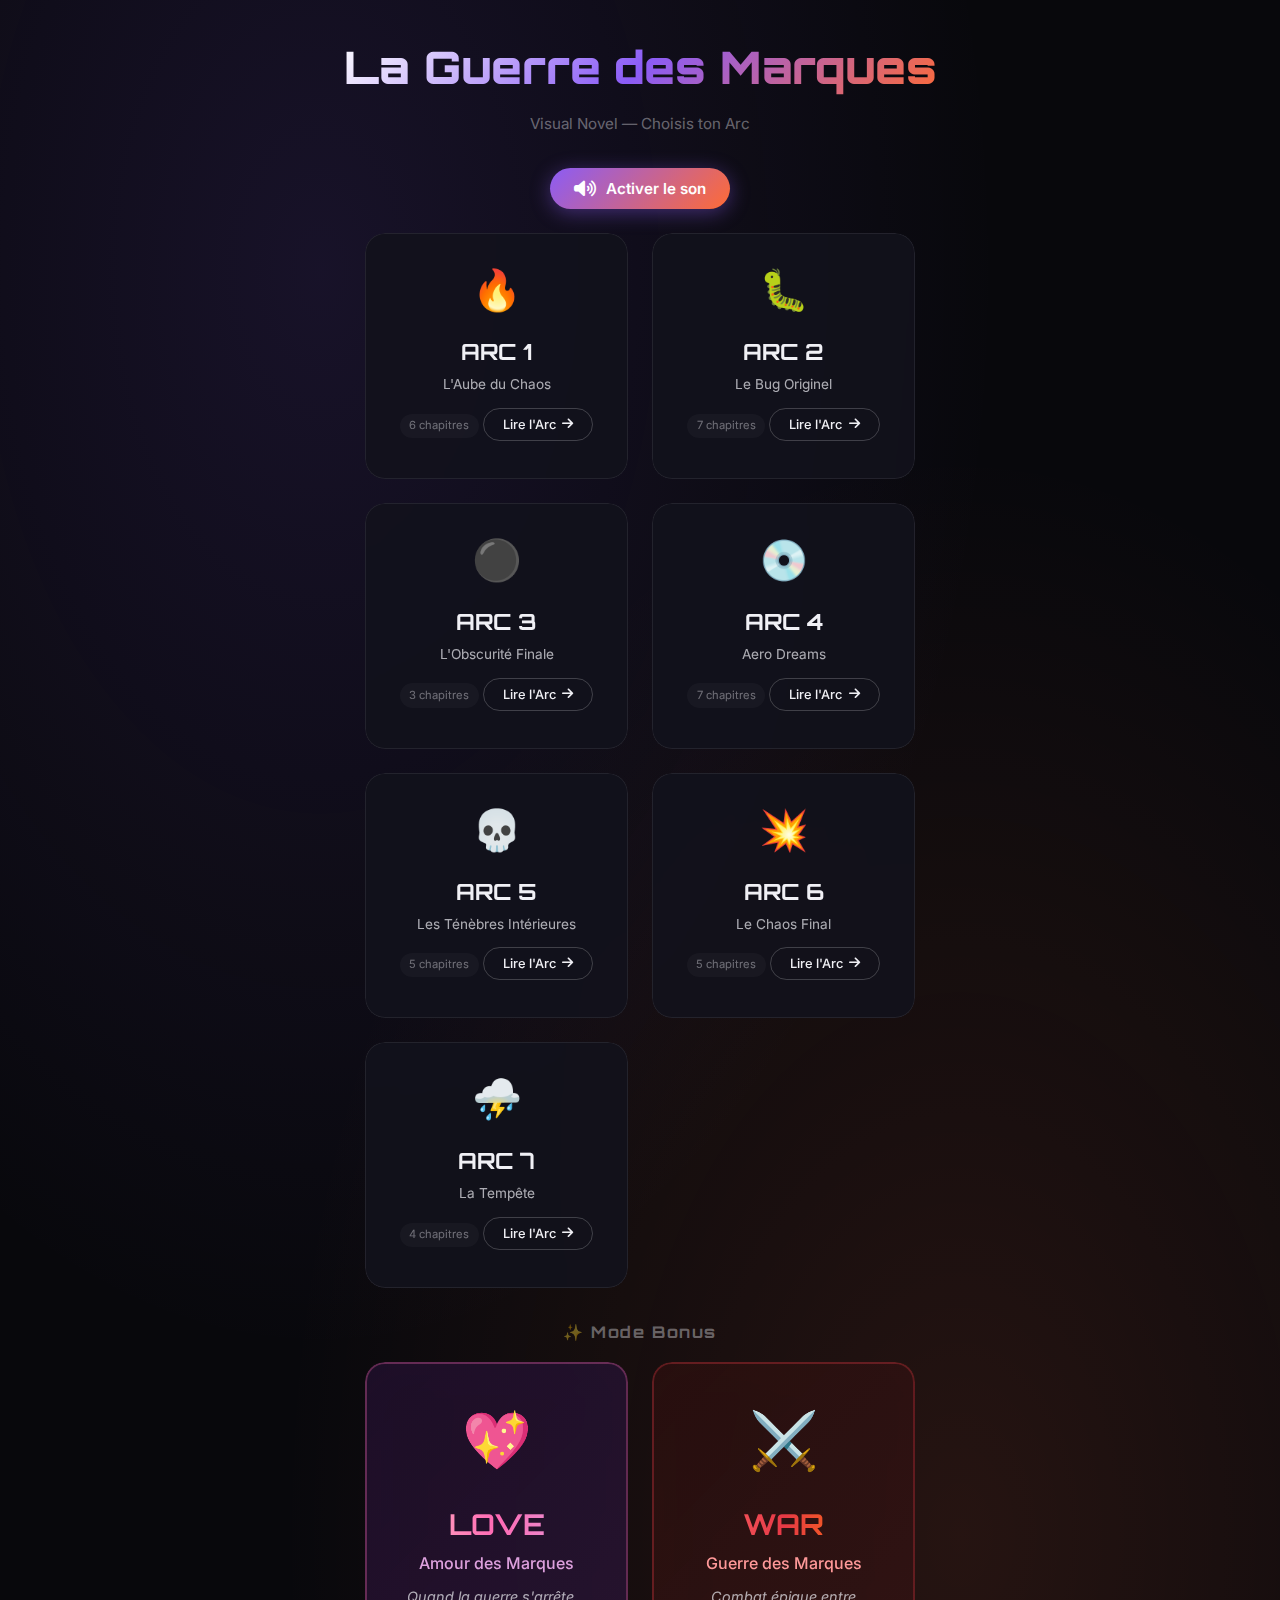
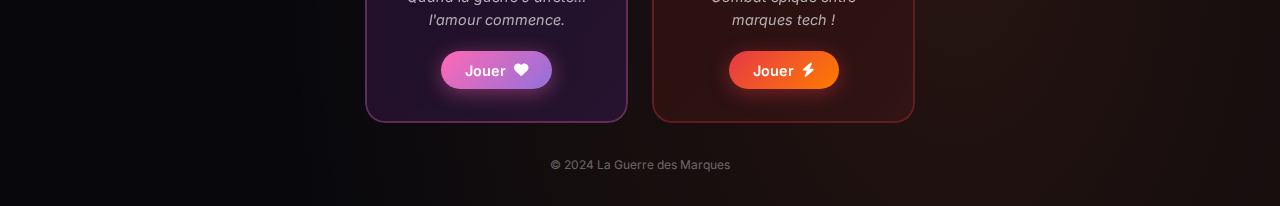
<file: index.html>
<!DOCTYPE html>
<html lang="fr">

<head>
    <meta charset="UTF-8">
    <meta name="viewport" content="width=device-width, initial-scale=1.0">
    <title>La Guerre des Marques — Visual Novel</title>
    <meta name="description" content="L'univers narratif épique des Marques technologiques.">
    <link rel="preconnect" href="https://fonts.googleapis.com">
    <link rel="preconnect" href="https://fonts.gstatic.com" crossorigin>
    <link
        href="https://fonts.googleapis.com/css2?family=Inter:wght@300;400;500;600;700&family=Orbitron:wght@500;700;900&display=swap"
        rel="stylesheet">
    <link rel="stylesheet" href="https://cdnjs.cloudflare.com/ajax/libs/font-awesome/6.5.1/css/all.min.css">
    <link rel="stylesheet" href="styles.css">
</head>

<body>
    <!-- ========== PORTAIL ========== -->
    <main id="portal" class="portal">
        <div class="portal-bg"></div>
        <div class="portal-content">
            <header class="portal-header">
                <h1 class="portal-title">La Guerre des Marques</h1>
                <p class="portal-subtitle">Visual Novel — Choisis ton Arc</p>
            </header>

            <!-- Resume Banner -->
            <div id="resume-banner" class="resume-banner hidden">
                <button id="resume-btn" class="resume-btn">
                    <i class="fa-solid fa-bookmark"></i>
                    <span id="resume-text">Reprendre la lecture</span>
                </button>
            </div>

            <!-- Bouton Activer le son -->
            <div id="audio-unlock-banner" class="audio-unlock-banner">
                <button id="btn-unlock-audio" class="btn-unlock-audio">
                    <i class="fa-solid fa-volume-high"></i>
                    <span>Activer le son</span>
                </button>
            </div>

            <!-- ARC Cards -->
            <section class="arc-cards">
                <article class="arc-card arc-card-1" data-arc="1">
                    <div class="arc-card-glow"></div>
                    <div class="arc-card-content">
                        <div class="arc-card-icon">🔥</div>
                        <h2 class="arc-card-title">ARC 1</h2>
                        <p class="arc-card-subtitle">L'Aube du Chaos</p>
                        <span class="arc-card-meta">6 chapitres</span>
                        <button class="arc-card-btn">Lire l'Arc <i class="fa-solid fa-arrow-right"></i></button>
                    </div>
                </article>

                <article class="arc-card arc-card-2" data-arc="2">
                    <div class="arc-card-glow"></div>
                    <div class="arc-card-content">
                        <div class="arc-card-icon">🐛</div>
                        <h2 class="arc-card-title">ARC 2</h2>
                        <p class="arc-card-subtitle">Le Bug Originel</p>
                        <span class="arc-card-meta">7 chapitres</span>
                        <button class="arc-card-btn">Lire l'Arc <i class="fa-solid fa-arrow-right"></i></button>
                    </div>
                </article>

                <article class="arc-card arc-card-3" data-arc="3">
                    <div class="arc-card-glow"></div>
                    <div class="arc-card-content">
                        <div class="arc-card-icon">⚫</div>
                        <h2 class="arc-card-title">ARC 3</h2>
                        <p class="arc-card-subtitle">L'Obscurité Finale</p>
                        <span class="arc-card-meta">3 chapitres</span>
                        <button class="arc-card-btn">Lire l'Arc <i class="fa-solid fa-arrow-right"></i></button>
                    </div>
                </article>

                <article class="arc-card arc-card-4" data-arc="4">
                    <div class="arc-card-glow"></div>
                    <div class="arc-card-content">
                        <div class="arc-card-icon">💿</div>
                        <h2 class="arc-card-title">ARC 4</h2>
                        <p class="arc-card-subtitle">Aero Dreams</p>
                        <span class="arc-card-meta">7 chapitres</span>
                        <button class="arc-card-btn">Lire l'Arc <i class="fa-solid fa-arrow-right"></i></button>
                    </div>
                </article>

                <article class="arc-card arc-card-5" data-arc="5">
                    <div class="arc-card-glow"></div>
                    <div class="arc-card-content">
                        <div class="arc-card-icon">💀</div>
                        <h2 class="arc-card-title">ARC 5</h2>
                        <p class="arc-card-subtitle">Les Ténèbres Intérieures</p>
                        <span class="arc-card-meta">5 chapitres</span>
                        <button class="arc-card-btn">Lire l'Arc <i class="fa-solid fa-arrow-right"></i></button>
                    </div>
                </article>

                <article class="arc-card arc-card-6" data-arc="6">
                    <div class="arc-card-glow"></div>
                    <div class="arc-card-content">
                        <div class="arc-card-icon">💥</div>
                        <h2 class="arc-card-title">ARC 6</h2>
                        <p class="arc-card-subtitle">Le Chaos Final</p>
                        <span class="arc-card-meta">5 chapitres</span>
                        <button class="arc-card-btn">Lire l'Arc <i class="fa-solid fa-arrow-right"></i></button>
                    </div>
                </article>

                <article class="arc-card arc-card-7" data-arc="7">
                    <div class="arc-card-glow"></div>
                    <div class="arc-card-content">
                        <div class="arc-card-icon">⛈️</div>
                        <h2 class="arc-card-title">ARC 7</h2>
                        <p class="arc-card-subtitle">La Tempête</p>
                        <span class="arc-card-meta">4 chapitres</span>
                        <button class="arc-card-btn">Lire l'Arc <i class="fa-solid fa-arrow-right"></i></button>
                    </div>
                </article>
            </section>

            <!-- Mode Bonus : LOVE + WAR -->
            <section class="bonus-section">
                <h3 class="bonus-section-title">✨ Mode Bonus</h3>
                <div class="bonus-cards-grid">
                    <article class="love-card" onclick="window.location.href='love.html'">
                        <div class="love-card-glow"></div>
                        <div class="love-card-content">
                            <div class="love-card-icon">💖</div>
                            <h2 class="love-card-title">LOVE</h2>
                            <p class="love-card-subtitle">Amour des Marques</p>
                            <p class="love-card-desc">Quand la guerre s'arrête… l'amour commence.</p>
                            <button class="love-card-btn">Jouer <i class="fa-solid fa-heart"></i></button>
                        </div>
                    </article>

                    <article class="war-card" onclick="window.location.href='war.html'">
                        <div class="war-card-glow"></div>
                        <div class="war-card-content">
                            <div class="war-card-icon">⚔️</div>
                            <h2 class="war-card-title">WAR</h2>
                            <p class="war-card-subtitle">Guerre des Marques</p>
                            <p class="war-card-desc">Combat épique entre marques tech !</p>
                            <button class="war-card-btn">Jouer <i class="fa-solid fa-bolt"></i></button>
                        </div>
                    </article>
                </div>
            </section>


            <!-- Chapter Select -->
            <section id="chapter-select" class="chapter-select hidden">
                <div class="chapter-select-header">
                    <h3 id="chapter-select-title" class="chapter-select-title">ARC 1 — Chapitres</h3>
                </div>
                <div id="chapter-list" class="chapter-list"></div>
                <button id="btn-back-portal" class="btn-back-portal">
                    <i class="fa-solid fa-arrow-left"></i> Retour aux Arcs
                </button>
            </section>

            <footer class="portal-footer">
                <p>© 2024 La Guerre des Marques</p>
            </footer>
        </div>
    </main>

    <!-- ========== READER ========== -->
    <div id="reader" class="reader hidden">
        <!-- Header -->
        <header class="reader-header">
            <button id="btn-back" class="btn-icon" title="Retour">
                <i class="fa-solid fa-arrow-left"></i>
            </button>
            <div class="reader-header-center">
                <h1 id="reader-arc-title" class="reader-arc-title">ARC 2 — Chapitre 1</h1>
                <p id="reader-chapter-title" class="reader-chapter-title">Le Cœur Interdit</p>
            </div>
            <div class="reader-header-actions">
                <button id="btn-audio" class="btn-icon" title="Son">
                    <i class="fa-solid fa-volume-xmark"></i>
                </button>
                <button id="btn-cinema" class="btn-icon" title="Mode Cinéma">
                    <i class="fa-solid fa-film"></i>
                </button>
                <button id="btn-restart" class="btn-icon" title="Recommencer">
                    <i class="fa-solid fa-rotate-left"></i>
                </button>
            </div>
        </header>

        <!-- Subtitle -->
        <div class="reader-subtitle-bar">
            <p id="reader-subtitle" class="reader-subtitle">Huawei a tendu la main...</p>
        </div>

        <!-- Page Title -->
        <div class="page-title-bar">
            <h2 id="page-title" class="page-title">Page 1 — Le Cœur Interdit 💚⚡</h2>
        </div>

        <!-- Main Container -->
        <div class="reader-main">
            <div class="reader-container">
                <div id="blocks-container" class="blocks-container"></div>
            </div>
        </div>

        <!-- Footer -->
        <footer class="reader-footer">
            <button id="btn-prev" class="btn-nav btn-prev">
                <i class="fa-solid fa-chevron-left"></i>
                <span class="btn-nav-label">Page précédente</span>
            </button>

            <div class="progress-section">
                <div class="progress-text">
                    <span>Page <span id="page-current">1</span> / <span id="page-total">5</span></span>
                </div>
                <div class="progress-bar-container">
                    <div id="progress-bar" class="progress-bar"></div>
                </div>
            </div>

            <button id="btn-next" class="btn-nav btn-next">
                <span class="btn-nav-label">Page suivante</span>
                <i class="fa-solid fa-chevron-right"></i>
            </button>
        </footer>

        <!-- Cinema Exit Button (visible only in cinema mode) -->
        <button id="btn-exit-cinema" class="btn-exit-cinema hidden">
            <i class="fa-solid fa-xmark"></i> Quitter le mode cinéma
        </button>
    </div>

    <script type="module" src="app.js"></script>
</body>

</html>
</file>
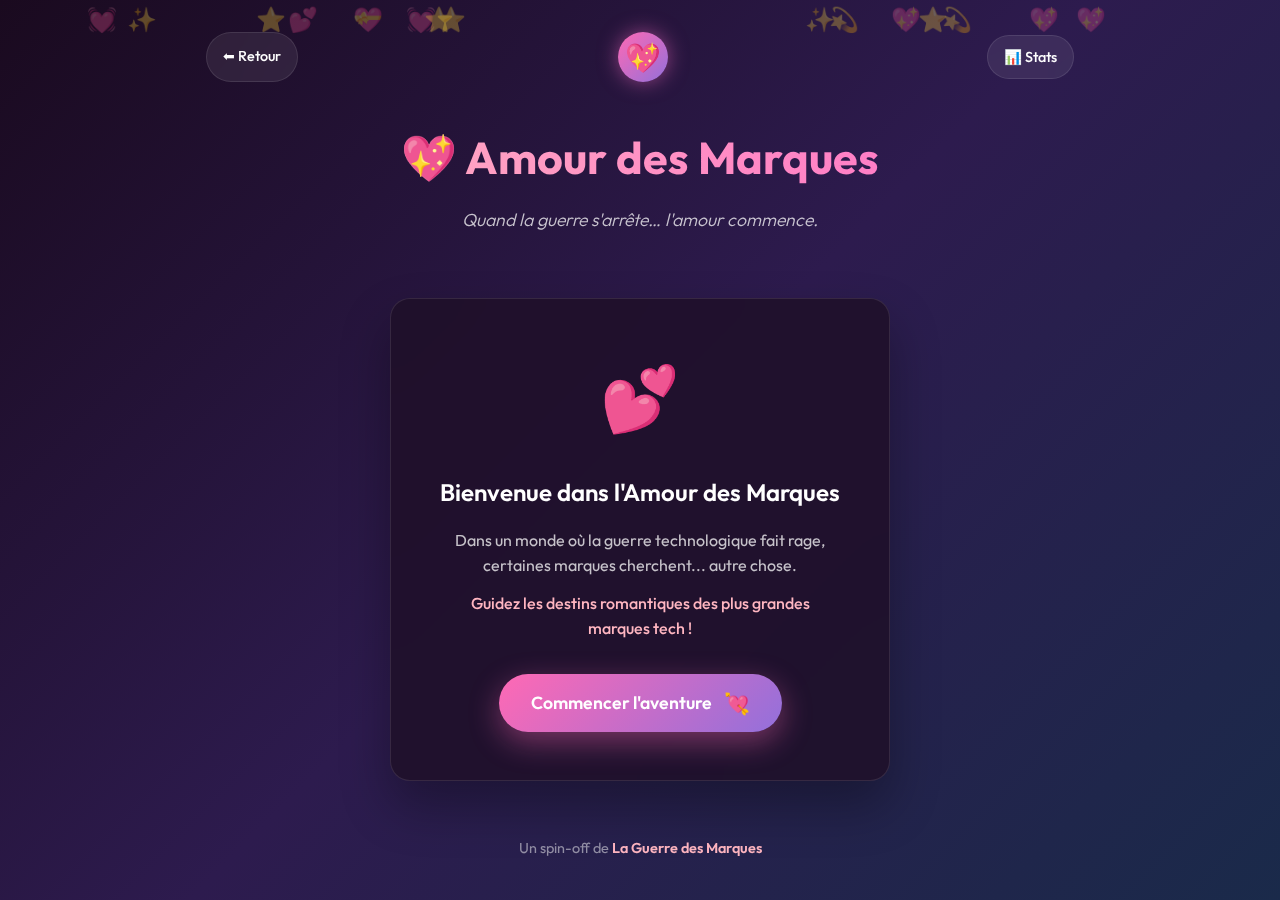
<file: love.html>
<!DOCTYPE html>
<html lang="fr">

<head>
    <meta charset="UTF-8">
    <meta name="viewport" content="width=device-width, initial-scale=1.0">
    <meta name="description" content="Amour des Marques - Un mini-jeu romantique où les marques tech trouvent l'amour">
    <title>💖 Amour des Marques</title>
    <link rel="stylesheet" href="love_style.css">
    <link rel="preconnect" href="https://fonts.googleapis.com">
    <link rel="preconnect" href="https://fonts.gstatic.com" crossorigin>
    <link href="https://fonts.googleapis.com/css2?family=Outfit:wght@300;400;500;600;700&display=swap" rel="stylesheet">
</head>

<body>
    <!-- Particules d'arrière-plan -->
    <div class="particles" id="particles"></div>

    <!-- Conteneur principal -->
    <div class="container">
        <!-- Header -->
        <header class="header">
            <a href="index.html" class="back-button" title="Retour à La Guerre des Marques">
                ⬅ Retour
            </a>
            <div class="logo-container">
                <span class="logo-heart">💖</span>
            </div>
            <button class="stats-button" id="btn-stats" title="Statistiques">
                📊 Stats
            </button>
        </header>

        <!-- Panneau Stats (flottant) -->
        <div class="stats-panel hidden" id="stats-panel">
            <div class="stats-header">
                <h3>📊 Statistiques</h3>
                <button class="stats-close"
                    onclick="document.getElementById('stats-panel').classList.add('hidden')">✕</button>
            </div>
            <div class="stats-content" id="stats-content">
                <!-- Contenu généré par LoveStats.updatePanel() -->
            </div>
            <button class="reset-stats-btn" id="btn-reset-stats">🧹 Reset stats</button>
        </div>

        <!-- Titre principal -->
        <div class="title-section">
            <h1 class="main-title">
                <span class="title-glow">💖</span> Amour des Marques
            </h1>
            <p class="subtitle">Quand la guerre s'arrête… l'amour commence.</p>
        </div>

        <!-- Zone de jeu principale -->
        <main class="game-area" id="game-area">
            <!-- Écran de démarrage -->
            <div class="start-screen" id="start-screen">
                <div class="start-card">
                    <div class="start-icon">💕</div>
                    <h2>Bienvenue dans l'Amour des Marques</h2>
                    <p>Dans un monde où la guerre technologique fait rage, certaines marques cherchent... autre chose.
                    </p>
                    <p class="hint">Guidez les destins romantiques des plus grandes marques tech !</p>
                    <button class="start-button" id="start-button">
                        <span class="button-text">Commencer l'aventure</span>
                        <span class="button-icon">💘</span>
                    </button>
                </div>
            </div>

            <!-- Zone de scène (cachée au départ) -->
            <div class="scene-container hidden" id="scene-container">
                <!-- Indicateur de progression -->
                <div class="progress-bar">
                    <div class="progress-fill" id="progress-fill"></div>
                </div>

                <!-- Score d'amour -->
                <div class="love-score" id="love-score">
                    <span class="score-icon">💕</span>
                    <span class="score-value" id="score-value">0</span>
                </div>

                <!-- Cartes des personnages -->
                <div class="characters-display" id="characters-display">
                    <div class="character-card left" id="char-left">
                        <div class="char-avatar" id="avatar-left">🖥️</div>
                        <div class="char-name" id="name-left">Marque 1</div>
                    </div>
                    <div class="love-indicator" id="love-indicator">
                        <span class="heart-pulse">💓</span>
                    </div>
                    <div class="character-card right" id="char-right">
                        <div class="char-avatar" id="avatar-right">💻</div>
                        <div class="char-name" id="name-right">Marque 2</div>
                    </div>
                </div>

                <!-- Zone de dialogue -->
                <div class="dialogue-box" id="dialogue-box">
                    <div class="speaker-name" id="speaker-name">Narrateur</div>
                    <div class="dialogue-text" id="dialogue-text">
                        <!-- Texte affiché progressivement ici -->
                    </div>
                    <div class="dialogue-indicator" id="dialogue-indicator">▼</div>
                </div>

                <!-- Boutons de choix -->
                <div class="choices-container hidden" id="choices-container">
                    <button class="choice-button approach" id="choice-approach" data-choice="approach">
                        <span class="choice-icon">💕</span>
                        <span class="choice-text">Approcher</span>
                    </button>
                    <button class="choice-button ignore" id="choice-ignore" data-choice="ignore">
                        <span class="choice-icon">😳</span>
                        <span class="choice-text">Ignorer</span>
                    </button>
                    <button class="choice-button reject" id="choice-reject" data-choice="reject">
                        <span class="choice-icon">💔</span>
                        <span class="choice-text">Rejeter</span>
                    </button>
                </div>
            </div>

            <!-- Écran de fin (caché au départ) -->
            <div class="end-screen hidden" id="end-screen">
                <div class="end-card" id="end-card">
                    <div class="end-icon" id="end-icon">💖</div>
                    <h2 class="end-title" id="end-title">Fin</h2>
                    <p class="end-description" id="end-description">Description de la fin</p>
                    <div class="end-stats" id="end-stats">
                        <div class="stat-item">
                            <span class="stat-label">Score d'amour</span>
                            <span class="stat-value" id="final-score">0</span>
                        </div>
                        <div class="stat-item">
                            <span class="stat-label">Couples formés</span>
                            <span class="stat-value" id="couples-formed">0</span>
                        </div>
                    </div>
                    <div class="end-buttons">
                        <button class="end-button replay" id="replay-button">
                            <span>🔄</span> Rejouer
                        </button>
                        <button class="end-button return" id="return-button">
                            <span>⚔️</span> Retour à la Guerre
                        </button>
                    </div>
                </div>
            </div>
        </main>

        <!-- Footer -->
        <footer class="footer">
            <p>Un spin-off de <strong>La Guerre des Marques</strong></p>
        </footer>
    </div>

    <script src="love_game.js"></script>
</body>

</html>
</file>
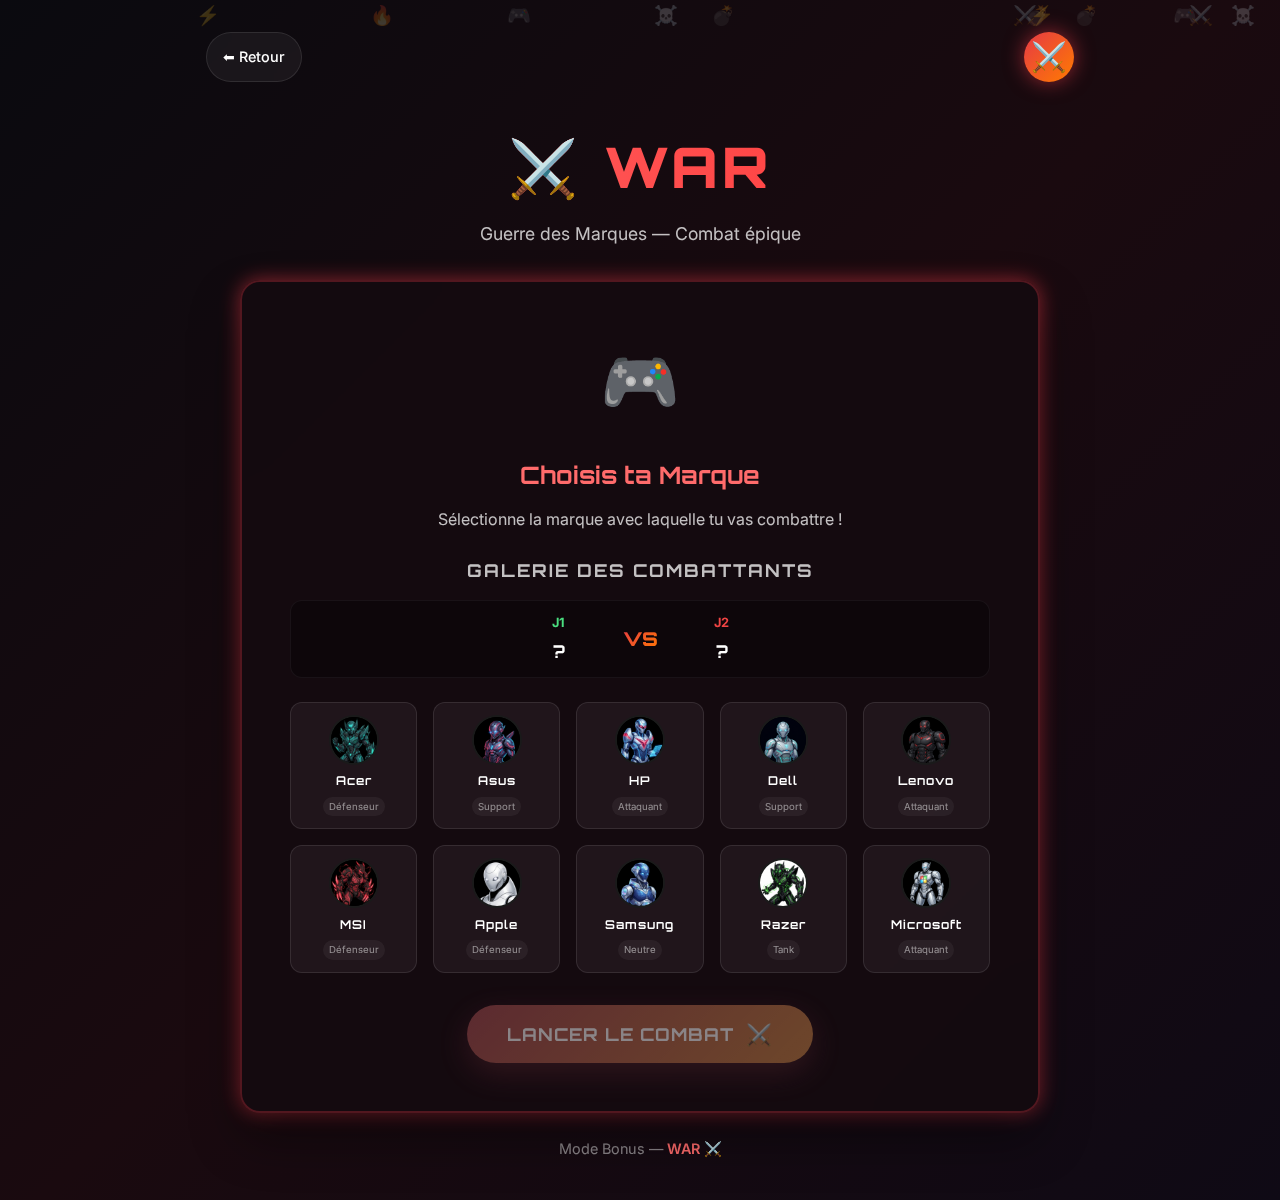
<file: war.html>
<!DOCTYPE html>
<html lang="fr">

<head>
    <meta charset="UTF-8">
    <meta name="viewport" content="width=device-width, initial-scale=1.0">
    <title>⚔️ WAR — Guerre des Marques</title>
    <meta name="description" content="Mini-jeu de combat entre marques tech">
    <link rel="preconnect" href="https://fonts.googleapis.com">
    <link rel="preconnect" href="https://fonts.gstatic.com" crossorigin>
    <link
        href="https://fonts.googleapis.com/css2?family=Orbitron:wght@500;700;900&family=Inter:wght@400;500;600;700&display=swap"
        rel="stylesheet">
    <link rel="stylesheet" href="war_style.css">
    <link rel="stylesheet" href="gallery_styles.css">
</head>

<body>
    <!-- Particules de fond -->
    <div class="particles" id="particles"></div>

    <div class="container">
        <!-- Header -->
        <header class="header">
            <a href="index.html" class="back-button" title="Retour à La Guerre des Marques">
                ⬅ Retour
            </a>
            <div class="logo-container">
                <span class="logo-icon">⚔️</span>
            </div>
        </header>

        <!-- Titre principal -->
        <div class="title-section">
            <h1 class="main-title">
                <span class="title-icon">⚔️</span> WAR
            </h1>
            <p class="subtitle">Guerre des Marques — Combat épique</p>
        </div>

        <!-- Zone de jeu principale -->
        <main class="game-area" id="game-area">
            <!-- Écran de sélection -->
            <div class="setup-screen" id="setup-screen">
                <div class="setup-card">
                    <div class="setup-icon">🎮</div>
                    <h2>Choisis ta Marque</h2>
                    <p>Sélectionne la marque avec laquelle tu vas combattre !</p>

                    <!-- Galerie des Combattants -->
                    <div class="gallery-section">
                        <h3>Galerie des Combattants</h3>

                        <div class="selection-status" id="selection-status">
                            <div class="status-player p1 empty" id="status-p1">
                                <span class="status-label">J1</span>
                                <span class="status-name">?</span>
                            </div>
                            <div class="status-vs">VS</div>
                            <div class="status-player p2 empty" id="status-p2">
                                <span class="status-label">J2</span>
                                <span class="status-name">?</span>
                            </div>
                        </div>

                        <div class="brand-gallery" id="brand-gallery">
                            <!-- Les cartes seront générées ici par JS -->
                        </div>

                        <button class="reset-button hidden" id="reset-selection">
                            🔄 Reset Sélection
                        </button>
                    </div>

                    <!-- Sélecteur classique (caché ou gardé en fallback) -->
                    <div class="brand-select-container hidden">
                        <select class="brand-select" id="brand-select">
                            <option value="">-- Sélectionner --</option>
                            <option value="Acer">🖥️ Acer</option>
                            <option value="Asus">💻 Asus</option>
                            <option value="HP">🖨️ HP</option>
                            <option value="Dell">📺 Dell</option>
                            <option value="Lenovo">🔴 Lenovo</option>
                            <option value="MSI">🐉 MSI</option>
                            <option value="Apple">🍎 Apple</option>
                            <option value="Samsung">🌌 Samsung</option>
                            <option value="Razer">🐍 Razer</option>
                            <option value="Microsoft">🪟 Microsoft</option>
                        </select>
                    </div>

                    <button class="start-button" id="start-button" disabled>
                        <span class="button-text">Lancer le Combat</span>
                        <span class="button-icon">⚔️</span>
                    </button>
                </div>
            </div>

            <!-- Écran de combat -->
            <div class="battle-screen hidden" id="battle-screen">
                <!-- HUD -->
                <div class="battle-hud">
                    <!-- Joueur -->
                    <div class="fighter-panel player">
                        <div class="fighter-avatar" id="player-avatar">🖥️</div>
                        <div class="fighter-info">
                            <h3 class="fighter-name" id="player-name">Joueur</h3>
                            <div class="hp-bar-container">
                                <div class="hp-bar player-hp" id="player-hp-bar"></div>
                                <span class="hp-text" id="player-hp-text">100/100</span>
                            </div>
                        </div>
                    </div>

                    <!-- VS -->
                    <div class="vs-badge">
                        <span class="vs-text">VS</span>
                    </div>

                    <!-- Ennemi -->
                    <div class="fighter-panel enemy">
                        <div class="fighter-avatar" id="enemy-avatar">💻</div>
                        <div class="fighter-info">
                            <h3 class="fighter-name" id="enemy-name">Ennemi</h3>
                            <div class="hp-bar-container">
                                <div class="hp-bar enemy-hp" id="enemy-hp-bar"></div>
                                <span class="hp-text" id="enemy-hp-text">100/100</span>
                            </div>
                        </div>
                    </div>
                </div>

                <!-- Log des événements -->
                <div class="battle-log-container">
                    <div class="battle-log" id="battle-log">
                        <p class="log-entry system">⚔️ Que le combat commence !</p>
                    </div>
                </div>

                <!-- Boutons d'action -->
                <div class="action-buttons" id="action-buttons">
                    <button class="action-btn attack" id="btn-attack">
                        <span class="action-icon">⚔️</span>
                        <span class="action-text">Attaquer</span>
                    </button>
                    <button class="action-btn defend" id="btn-defend">
                        <span class="action-icon">🛡️</span>
                        <span class="action-text">Défendre</span>
                    </button>
                    <button class="action-btn super" id="btn-super">
                        <span class="action-icon">💥</span>
                        <span class="action-text">Super</span>
                        <span class="cooldown-badge hidden" id="cooldown-badge">3</span>
                    </button>
                </div>

                <!-- Indicateur de tour -->
                <div class="turn-indicator" id="turn-indicator">
                    <span>Ton tour !</span>
                </div>
            </div>

            <!-- Écran de fin -->
            <div class="end-screen hidden" id="end-screen">
                <div class="end-card" id="end-card">
                    <div class="end-icon" id="end-icon">🏆</div>
                    <h2 class="end-title" id="end-title">Victoire !</h2>
                    <p class="end-description" id="end-description">Tu as écrasé ton adversaire !</p>

                    <div class="end-stats">
                        <div class="stat-item">
                            <span class="stat-label">Dégâts infligés</span>
                            <span class="stat-value" id="damage-dealt">0</span>
                        </div>
                        <div class="stat-item">
                            <span class="stat-label">Dégâts reçus</span>
                            <span class="stat-value" id="damage-taken">0</span>
                        </div>
                    </div>

                    <div class="end-buttons">
                        <button class="end-button replay" id="replay-button">
                            <span>🔄 Rejouer</span>
                        </button>
                        <button class="end-button return" id="return-button">
                            <span>🏠 Retour</span>
                        </button>
                    </div>
                </div>
            </div>
        </main>

        <!-- Footer -->
        <footer class="footer">
            <p>Mode Bonus — <strong>WAR ⚔️</strong></p>
        </footer>
    </div>

    <script src="war_game.js"></script>
</body>

</html>
</file>
<file: styles.css>
:root {
    --bg-dark: #08080c;
    --bg-card: rgba(18, 18, 28, .9);
    --bg-glass: rgba(255, 255, 255, .03);
    --text-primary: #f0f0f5;
    --text-secondary: rgba(240, 240, 245, .7);
    --text-muted: rgba(240, 240, 245, .4);
    --border-subtle: rgba(255, 255, 255, .08);
    --tone-danger: #ff4757;
    --tone-danger-glow: rgba(255, 71, 87, .35);
    --tone-life: #2ed573;
    --tone-life-glow: rgba(46, 213, 115, .35);
    --tone-mystery: #a55eea;
    --tone-mystery-glow: rgba(165, 94, 234, .35);
    --tone-system: #3498db;
    --tone-system-glow: rgba(52, 152, 219, .35);
    --tone-neutral: #636e72;
    --arc1-primary: #ff6b35;
    --arc1-glow: rgba(255, 107, 53, .5);
    --arc2-primary: #8b5cf6;
    --arc2-glow: rgba(139, 92, 246, .5);
    --arc3-primary: #1a1a2e;
    --arc3-glow: rgba(26, 26, 46, .8);
    --arc4-primary: #00adef;
    --arc4-glow: rgba(0, 173, 239, .6);
    --font-display: 'Orbitron', sans-serif;
    --font-body: 'Inter', sans-serif;
    --transition-fast: 150ms ease;
    --transition-normal: 300ms ease;
    --radius-sm: 8px;
    --radius-md: 12px;
    --radius-lg: 16px;
    --radius-xl: 20px
}

*,
*::before,
*::after {
    box-sizing: border-box;
    margin: 0;
    padding: 0
}

html {
    font-size: 16px;
    scroll-behavior: smooth
}

body {
    font-family: var(--font-body);
    background: var(--bg-dark);
    color: var(--text-primary);
    line-height: 1.6;
    min-height: 100vh;
    overflow-x: hidden
}

.hidden {
    display: none !important
}

/* PORTAL */
.portal {
    min-height: 100vh;
    position: relative;
    display: flex;
    align-items: center;
    justify-content: center
}

.portal-bg {
    position: absolute;
    inset: 0;
    background: radial-gradient(ellipse at 25% 15%, rgba(139, 92, 246, .12) 0%, transparent 50%), radial-gradient(ellipse at 75% 85%, rgba(255, 107, 53, .12) 0%, transparent 50%), var(--bg-dark);
    z-index: 0
}

.portal-content {
    position: relative;
    z-index: 1;
    width: 100%;
    max-width: 700px;
    padding: 2rem;
    display: flex;
    flex-direction: column;
    align-items: center
}

.portal-header {
    text-align: center;
    margin-bottom: 2rem
}

.portal-title {
    font-family: var(--font-display);
    font-size: clamp(1.6rem, 5vw, 2.8rem);
    font-weight: 900;
    background: linear-gradient(135deg, #fff 0%, var(--arc2-primary) 50%, var(--arc1-primary) 100%);
    -webkit-background-clip: text;
    -webkit-text-fill-color: transparent;
    background-clip: text
}

.portal-subtitle {
    color: var(--text-muted);
    font-size: .95rem;
    margin-top: .5rem
}

.resume-banner {
    margin-bottom: 1.5rem
}

.resume-btn {
    display: flex;
    align-items: center;
    gap: .5rem;
    padding: .6rem 1.25rem;
    background: var(--bg-glass);
    border: 1px solid var(--border-subtle);
    border-radius: 50px;
    color: var(--text-primary);
    font-family: var(--font-body);
    font-size: .9rem;
    cursor: pointer;
    transition: all var(--transition-normal)
}

.resume-btn:hover {
    background: rgba(255, 255, 255, .08);
    transform: translateY(-2px)
}

.resume-btn i {
    color: var(--arc2-primary)
}

/* AUDIO UNLOCK BUTTON */
.audio-unlock-banner {
    margin-bottom: 1.5rem;
    text-align: center
}

.btn-unlock-audio {
    display: inline-flex;
    align-items: center;
    gap: .6rem;
    padding: .7rem 1.5rem;
    background: linear-gradient(135deg, var(--arc2-primary), var(--arc1-primary));
    border: none;
    border-radius: 50px;
    color: #fff;
    font-family: var(--font-body);
    font-size: .95rem;
    font-weight: 600;
    cursor: pointer;
    transition: all var(--transition-normal);
    box-shadow: 0 4px 20px rgba(139, 92, 246, 0.4);
    animation: pulseAudio 2s ease-in-out infinite
}

.btn-unlock-audio:hover {
    transform: translateY(-3px) scale(1.05);
    box-shadow: 0 6px 30px rgba(139, 92, 246, 0.6)
}

.btn-unlock-audio i {
    font-size: 1.1rem
}

.audio-unlock-banner.hidden {
    display: none
}

@keyframes pulseAudio {

    0%,
    100% {
        box-shadow: 0 4px 20px rgba(139, 92, 246, 0.4);
    }

    50% {
        box-shadow: 0 4px 30px rgba(255, 107, 53, 0.5);
    }
}

/* ARC CARDS */
.arc-cards {
    display: grid;
    grid-template-columns: repeat(2, 1fr);
    gap: 1.5rem;
    width: 100%;
    max-width: 550px
}

.arc-card {
    position: relative;
    border-radius: var(--radius-xl);
    cursor: pointer;
    transition: all var(--transition-normal);
    overflow: hidden
}

.arc-card-glow {
    position: absolute;
    inset: 0;
    opacity: 0;
    transition: opacity var(--transition-normal);
    border-radius: var(--radius-xl)
}

.arc-card:hover .arc-card-glow {
    opacity: 1
}

.arc-card-1 .arc-card-glow {
    box-shadow: 0 0 50px var(--arc1-glow), inset 0 0 30px var(--arc1-glow)
}

.arc-card-2 .arc-card-glow {
    box-shadow: 0 0 50px var(--arc2-glow), inset 0 0 30px var(--arc2-glow)
}

.arc-card-3 .arc-card-glow {
    box-shadow: 0 0 50px rgba(0, 0, 0, .9), inset 0 0 30px rgba(50, 50, 50, .7)
}

.arc-card-4 .arc-card-glow {
    box-shadow: 0 0 50px var(--arc4-glow), inset 0 0 30px var(--arc4-glow)
}

.arc-card-5 .arc-card-glow {
    box-shadow: 0 0 50px rgba(139, 0, 0, .7), inset 0 0 30px rgba(139, 0, 0, .5)
}

.arc-card-6 .arc-card-glow {
    box-shadow: 0 0 50px rgba(255, 71, 87, .6), inset 0 0 30px rgba(255, 71, 87, .4)
}

.arc-card-7 .arc-card-glow {
    box-shadow: 0 0 50px rgba(147, 112, 219, .7), inset 0 0 30px rgba(147, 112, 219, .5)
}

.arc-card-content {
    position: relative;
    background: var(--bg-card);
    border: 1px solid var(--border-subtle);
    border-radius: var(--radius-xl);
    padding: 1.5rem;
    text-align: center;
    backdrop-filter: blur(10px);
    transition: all var(--transition-normal)
}

.arc-card:hover .arc-card-content {
    border-color: rgba(255, 255, 255, .2);
    transform: translateY(-4px)
}

.arc-card-icon {
    font-size: 2.5rem;
    margin-bottom: .75rem
}

.arc-card-title {
    font-family: var(--font-display);
    font-size: 1.4rem;
    font-weight: 700
}

.arc-card-subtitle {
    color: var(--text-secondary);
    font-size: .85rem;
    margin: .25rem 0 .75rem
}

.arc-card-meta {
    display: inline-block;
    padding: .2rem .6rem;
    background: var(--bg-glass);
    border-radius: 20px;
    font-size: .7rem;
    color: var(--text-muted);
    margin-bottom: 1rem
}

.arc-card-btn {
    display: inline-flex;
    align-items: center;
    gap: .4rem;
    padding: .5rem 1.2rem;
    background: transparent;
    border: 1px solid rgba(255, 255, 255, .2);
    border-radius: 25px;
    color: var(--text-primary);
    font-family: var(--font-body);
    font-size: .8rem;
    font-weight: 500;
    cursor: pointer;
    transition: all var(--transition-fast)
}

.arc-card:hover .arc-card-btn {
    background: rgba(255, 255, 255, .1)
}

/* BONUS SECTION - LOVE MODE */
.bonus-section {
    width: 100%;
    max-width: 550px;
    margin-top: 2rem;
    text-align: center
}

.bonus-section-title {
    font-family: var(--font-display);
    font-size: 1rem;
    color: var(--text-muted);
    margin-bottom: 1rem;
    letter-spacing: .1em
}

/* LOVE CARD */
.love-card {
    position: relative;
    border-radius: var(--radius-xl);
    cursor: pointer;
    transition: all 400ms ease;
    overflow: hidden
}

.love-card-glow {
    position: absolute;
    inset: 0;
    opacity: 0.4;
    transition: opacity 400ms ease;
    border-radius: var(--radius-xl);
    box-shadow: 0 0 60px rgba(255, 105, 180, .5), inset 0 0 40px rgba(168, 85, 247, .3)
}

.love-card:hover .love-card-glow {
    opacity: 1;
    box-shadow: 0 0 80px rgba(255, 105, 180, .7), inset 0 0 50px rgba(168, 85, 247, .5)
}

.love-card-content {
    position: relative;
    background: linear-gradient(135deg, rgba(30, 15, 40, 0.95), rgba(40, 20, 50, 0.9));
    border: 2px solid rgba(255, 105, 180, 0.3);
    border-radius: var(--radius-xl);
    padding: 2rem;
    text-align: center;
    backdrop-filter: blur(15px);
    transition: all 400ms ease
}

.love-card:hover .love-card-content {
    border-color: rgba(255, 105, 180, 0.6);
    transform: translateY(-6px) scale(1.02)
}

.love-card-icon {
    font-size: 3.5rem;
    margin-bottom: 1rem;
    animation: heartbeat 1.5s infinite ease-in-out
}

@keyframes heartbeat {

    0%,
    100% {
        transform: scale(1);
    }

    15% {
        transform: scale(1.15);
    }

    30% {
        transform: scale(1);
    }

    45% {
        transform: scale(1.1);
    }
}

.love-card-title {
    font-family: var(--font-display);
    font-size: 1.8rem;
    font-weight: 700;
    background: linear-gradient(90deg, #FFB6C1, #FF69B4, #DDA0DD);
    -webkit-background-clip: text;
    -webkit-text-fill-color: transparent;
    background-clip: text;
    margin-bottom: .25rem
}

.love-card-subtitle {
    color: #DDA0DD;
    font-size: 1rem;
    font-weight: 500;
    margin-bottom: .5rem
}

.love-card-desc {
    color: var(--text-secondary);
    font-size: .9rem;
    font-style: italic;
    margin-bottom: 1.25rem
}

.love-card-btn {
    display: inline-flex;
    align-items: center;
    gap: .5rem;
    padding: .65rem 1.5rem;
    background: linear-gradient(135deg, #FF69B4, #9370DB);
    border: none;
    border-radius: 30px;
    color: #fff;
    font-family: var(--font-body);
    font-size: .9rem;
    font-weight: 600;
    cursor: pointer;
    transition: all 300ms ease;
    box-shadow: 0 4px 20px rgba(255, 105, 180, 0.4)
}

.love-card:hover .love-card-btn {
    transform: scale(1.05);
    box-shadow: 0 6px 30px rgba(255, 105, 180, 0.6)
}

.love-card-btn i {
    animation: heartbeat 1.5s infinite ease-in-out
}

/* BONUS CARDS GRID */
.bonus-cards-grid {
    display: grid;
    grid-template-columns: repeat(2, 1fr);
    gap: 1.5rem
}

@media (max-width: 600px) {
    .bonus-cards-grid {
        grid-template-columns: 1fr
    }
}

/* WAR CARD */
.war-card {
    position: relative;
    border-radius: var(--radius-xl);
    cursor: pointer;
    transition: all 400ms ease;
    overflow: hidden
}

.war-card-glow {
    position: absolute;
    inset: 0;
    opacity: 0.4;
    transition: opacity 400ms ease;
    border-radius: var(--radius-xl);
    box-shadow: 0 0 60px rgba(230, 57, 70, .5), inset 0 0 40px rgba(255, 123, 0, .3)
}

.war-card:hover .war-card-glow {
    opacity: 1;
    box-shadow: 0 0 80px rgba(230, 57, 70, .7), inset 0 0 50px rgba(255, 123, 0, .5)
}

.war-card-content {
    position: relative;
    background: linear-gradient(135deg, rgba(40, 15, 15, 0.95), rgba(50, 20, 20, 0.9));
    border: 2px solid rgba(230, 57, 70, 0.3);
    border-radius: var(--radius-xl);
    padding: 2rem;
    text-align: center;
    backdrop-filter: blur(15px);
    transition: all 400ms ease
}

.war-card:hover .war-card-content {
    border-color: rgba(230, 57, 70, 0.6);
    transform: translateY(-6px) scale(1.02)
}

.war-card-icon {
    font-size: 3.5rem;
    margin-bottom: 1rem;
    animation: shake-war 2s infinite ease-in-out
}

@keyframes shake-war {

    0%,
    100% {
        transform: translateX(0) rotate(0);
    }

    10% {
        transform: translateX(-2px) rotate(-5deg);
    }

    20% {
        transform: translateX(2px) rotate(5deg);
    }

    30% {
        transform: translateX(-2px) rotate(-3deg);
    }

    40% {
        transform: translateX(2px) rotate(3deg);
    }

    50% {
        transform: translateX(0) rotate(0);
    }
}

.war-card-title {
    font-family: var(--font-display);
    font-size: 1.8rem;
    font-weight: 700;
    background: linear-gradient(90deg, #ff6b6b, #e63946, #ff7b00);
    -webkit-background-clip: text;
    -webkit-text-fill-color: transparent;
    background-clip: text;
    margin-bottom: .25rem
}

.war-card-subtitle {
    color: #ff9999;
    font-size: 1rem;
    font-weight: 500;
    margin-bottom: .5rem
}

.war-card-desc {
    color: var(--text-secondary);
    font-size: .9rem;
    font-style: italic;
    margin-bottom: 1.25rem
}

.war-card-btn {
    display: inline-flex;
    align-items: center;
    gap: .5rem;
    padding: .65rem 1.5rem;
    background: linear-gradient(135deg, #e63946, #ff7b00);
    border: none;
    border-radius: 30px;
    color: #fff;
    font-family: var(--font-body);
    font-size: .9rem;
    font-weight: 600;
    cursor: pointer;
    transition: all 300ms ease;
    box-shadow: 0 4px 20px rgba(230, 57, 70, 0.4)
}

.war-card:hover .war-card-btn {
    transform: scale(1.05);
    box-shadow: 0 6px 30px rgba(230, 57, 70, 0.6)
}

.war-card-btn i {
    animation: shake-war 2s infinite ease-in-out
}

/* CHAPTER SELECT */
.chapter-select {
    width: 100%;
    max-width: 450px;
    margin-top: 1rem
}

.chapter-select-header {
    text-align: center;
    margin-bottom: 1rem
}

.chapter-select-title {
    font-family: var(--font-display);
    font-size: 1.1rem;
    color: var(--text-secondary)
}

.chapter-list {
    display: flex;
    flex-direction: column;
    gap: .5rem;
    margin-bottom: 1rem
}

.chapter-item {
    display: flex;
    justify-content: space-between;
    align-items: center;
    padding: .85rem 1rem;
    background: var(--bg-card);
    border: 1px solid var(--border-subtle);
    border-radius: var(--radius-md);
    cursor: pointer;
    transition: all var(--transition-fast)
}

.chapter-item:hover {
    background: rgba(255, 255, 255, .05);
    border-color: rgba(255, 255, 255, .15);
    transform: translateX(4px)
}

.chapter-item-title {
    font-weight: 500;
    font-size: .95rem
}

.chapter-item-arrow {
    color: var(--text-muted);
    font-size: .8rem
}

.btn-back-portal {
    display: flex;
    align-items: center;
    justify-content: center;
    gap: .5rem;
    width: 100%;
    padding: .7rem;
    background: transparent;
    border: 1px solid var(--border-subtle);
    border-radius: var(--radius-md);
    color: var(--text-secondary);
    font-family: var(--font-body);
    font-size: .85rem;
    cursor: pointer;
    transition: all var(--transition-fast)
}

.btn-back-portal:hover {
    background: var(--bg-glass);
    color: var(--text-primary)
}

.portal-footer {
    margin-top: 2rem;
    color: var(--text-muted);
    font-size: .75rem
}

/* READER */
.reader {
    min-height: 100vh;
    display: flex;
    flex-direction: column;
    background: var(--bg-dark);
    animation: fadeIn .4s ease;
    transition: all 500ms ease
}

@keyframes fadeIn {
    from {
        opacity: 0
    }

    to {
        opacity: 1
    }
}

.reader-header {
    display: flex;
    align-items: center;
    justify-content: space-between;
    padding: .75rem 1rem;
    background: rgba(8, 8, 12, .95);
    backdrop-filter: blur(10px);
    border-bottom: 1px solid var(--border-subtle);
    position: sticky;
    top: 0;
    z-index: 100;
    transition: all var(--transition-normal)
}

.reader-header-center {
    flex: 1;
    text-align: center;
    padding: 0 .5rem
}

.reader-header-actions {
    display: flex;
    gap: .5rem
}

.reader-arc-title {
    font-family: var(--font-display);
    font-size: clamp(.75rem, 2vw, .95rem);
    font-weight: 600;
    color: var(--text-secondary)
}

.reader-chapter-title {
    font-family: var(--font-display);
    font-size: clamp(.9rem, 2.5vw, 1.15rem);
    font-weight: 700;
    color: var(--text-primary);
    margin-top: .15rem
}

.btn-icon {
    width: 38px;
    height: 38px;
    display: flex;
    align-items: center;
    justify-content: center;
    background: var(--bg-glass);
    border: 1px solid var(--border-subtle);
    border-radius: var(--radius-sm);
    color: var(--text-primary);
    cursor: pointer;
    transition: all var(--transition-fast);
    flex-shrink: 0
}

.btn-icon:hover {
    background: rgba(255, 255, 255, .1)
}

.btn-icon.active {
    background: var(--arc2-primary);
    border-color: var(--arc2-primary);
    color: #fff
}

.reader-subtitle-bar {
    padding: .5rem 1rem;
    text-align: center;
    border-bottom: 1px solid var(--border-subtle);
    background: rgba(8, 8, 12, .8);
    transition: all var(--transition-normal)
}

.reader-subtitle {
    font-style: italic;
    font-size: .9rem;
    color: var(--text-muted)
}

.page-title-bar {
    padding: 1rem;
    text-align: center;
    transition: all var(--transition-normal)
}

.page-title {
    font-family: var(--font-display);
    font-size: clamp(.95rem, 2.5vw, 1.15rem);
    font-weight: 600;
    color: var(--text-primary)
}

.reader-main {
    flex: 1;
    padding: 0 1rem 1.5rem;
    overflow-y: auto;
    transition: all var(--transition-normal)
}

.reader-container {
    max-width: 650px;
    margin: 0 auto
}

.blocks-container {
    display: flex;
    flex-direction: column;
    gap: 1rem;
    animation: slideUp .4s ease
}

@keyframes slideUp {
    from {
        opacity: 0;
        transform: translateY(15px)
    }

    to {
        opacity: 1;
        transform: translateY(0)
    }
}

/* BLOCKS */
.block-card {
    padding: 1rem 1.25rem;
    border-radius: var(--radius-md);
    border-left: 4px solid;
    background: var(--bg-card);
    backdrop-filter: blur(8px);
    transition: all var(--transition-fast)
}

.block-card:hover {
    transform: translateX(3px)
}

.block-card-header {
    display: flex;
    align-items: center;
    gap: .5rem;
    margin-bottom: .4rem
}

.block-card-icon {
    font-size: 1.2rem
}

.block-card-title {
    font-weight: 600;
    font-size: .95rem
}

.block-card-text {
    color: var(--text-secondary);
    font-size: .9rem;
    line-height: 1.5
}

.block-big {
    padding: 1.5rem;
    border-radius: var(--radius-lg);
    border: 2px solid;
    text-align: center;
    background: var(--bg-card)
}

.block-big-icon {
    font-size: 2.5rem;
    margin-bottom: .5rem;
    display: block
}

.block-big-text {
    font-size: 1.15rem;
    font-weight: 600;
    line-height: 1.4
}

.block-quote {
    padding: 1rem 1.25rem;
    border-radius: var(--radius-md);
    border-left: 4px solid;
    background: var(--bg-card);
    position: relative
}

.block-quote::before {
    content: '"';
    position: absolute;
    top: -8px;
    left: 12px;
    font-size: 2.5rem;
    opacity: .15;
    font-family: Georgia, serif
}

.block-quote-header {
    display: flex;
    align-items: center;
    gap: .4rem;
    margin-bottom: .3rem
}

.block-quote-icon {
    font-size: 1rem
}

.block-quote-who {
    font-weight: 700;
    font-size: .8rem;
    text-transform: uppercase;
    letter-spacing: .05em
}

.block-quote-text {
    font-style: italic;
    font-size: 1rem;
    line-height: 1.5
}

.block-banner {
    padding: 1.25rem;
    border-radius: var(--radius-lg);
    border: 2px solid;
    text-align: center;
    background: var(--bg-card)
}

.block-banner-title {
    font-family: var(--font-display);
    font-size: 1.1rem;
    font-weight: 600;
    margin-bottom: .25rem
}

.block-banner-subtitle {
    font-size: .85rem;
    color: var(--text-secondary);
    margin-bottom: .75rem
}

.block-banner-items {
    display: flex;
    justify-content: center;
    gap: 1.25rem;
    flex-wrap: wrap;
    margin-top: .5rem
}

.block-banner-item {
    display: flex;
    flex-direction: column;
    align-items: center;
    gap: .2rem
}

.block-banner-item-icon {
    font-size: 1.4rem
}

.block-banner-item-label {
    font-size: .75rem;
    color: var(--text-secondary)
}

.block-chips {
    display: flex;
    flex-wrap: wrap;
    gap: .5rem;
    justify-content: center
}

.block-chip {
    display: flex;
    align-items: center;
    gap: .4rem;
    padding: .5rem .85rem;
    border-radius: 50px;
    border: 1px solid;
    background: var(--bg-card);
    font-size: .85rem
}

.block-chip-icon {
    font-size: 1rem
}

.block-chip-label {
    font-weight: 500
}

.block-chip-sublabel {
    font-size: .75rem;
    color: var(--text-secondary);
    margin-left: .25rem
}

.block-stats {
    display: grid;
    grid-template-columns: repeat(auto-fit, minmax(100px, 1fr));
    gap: .75rem
}

.block-stat {
    padding: .85rem;
    border-radius: var(--radius-md);
    border: 1px solid;
    background: var(--bg-card);
    text-align: center
}

.block-stat-icon {
    font-size: 1.25rem;
    margin-bottom: .25rem;
    display: block
}

.block-stat-value {
    font-size: 1.3rem;
    font-weight: 700
}

.block-stat-label {
    font-size: .7rem;
    color: var(--text-secondary);
    text-transform: uppercase;
    letter-spacing: .05em
}

.block-divider {
    display: flex;
    align-items: center;
    gap: 1rem;
    padding: .5rem 0
}

.block-divider-line {
    flex: 1;
    height: 1px;
    background: linear-gradient(90deg, transparent, var(--border-subtle), transparent)
}

.block-divider-text {
    font-size: .8rem;
    color: var(--text-muted);
    text-transform: uppercase;
    letter-spacing: .1em
}

/* TONES */
.tone-danger {
    border-color: var(--tone-danger)
}

.tone-danger .block-card-title,
.tone-danger .block-quote-who,
.tone-danger .block-banner-title {
    color: var(--tone-danger)
}

.block-card.tone-danger,
.block-quote.tone-danger,
.block-banner.tone-danger,
.block-big.tone-danger {
    box-shadow: 0 4px 25px var(--tone-danger-glow)
}

.tone-life {
    border-color: var(--tone-life)
}

.tone-life .block-card-title,
.tone-life .block-quote-who,
.tone-life .block-banner-title {
    color: var(--tone-life)
}

.block-card.tone-life,
.block-quote.tone-life,
.block-banner.tone-life,
.block-big.tone-life {
    box-shadow: 0 4px 25px var(--tone-life-glow)
}

.tone-mystery {
    border-color: var(--tone-mystery)
}

.tone-mystery .block-card-title,
.tone-mystery .block-quote-who,
.tone-mystery .block-banner-title {
    color: var(--tone-mystery)
}

.block-card.tone-mystery,
.block-quote.tone-mystery,
.block-banner.tone-mystery,
.block-big.tone-mystery {
    box-shadow: 0 4px 25px var(--tone-mystery-glow)
}

.tone-system {
    border-color: var(--tone-system)
}

.tone-system .block-card-title,
.tone-system .block-quote-who,
.tone-system .block-banner-title {
    color: var(--tone-system)
}

.block-card.tone-system,
.block-quote.tone-system,
.block-banner.tone-system,
.block-big.tone-system {
    box-shadow: 0 4px 25px var(--tone-system-glow)
}

.tone-neutral {
    border-color: var(--tone-neutral)
}

/* FOOTER */
.reader-footer {
    display: flex;
    align-items: center;
    justify-content: space-between;
    padding: .75rem 1rem;
    background: rgba(8, 8, 12, .95);
    backdrop-filter: blur(10px);
    border-top: 1px solid var(--border-subtle);
    position: sticky;
    bottom: 0;
    z-index: 100;
    transition: all var(--transition-normal)
}

.btn-nav {
    display: flex;
    align-items: center;
    gap: .4rem;
    padding: .6rem 1rem;
    background: var(--bg-glass);
    border: 1px solid var(--border-subtle);
    border-radius: var(--radius-sm);
    color: var(--text-primary);
    font-family: var(--font-body);
    font-size: .85rem;
    cursor: pointer;
    transition: all var(--transition-fast);
    min-width: 130px
}

.btn-prev {
    justify-content: flex-start
}

.btn-next {
    justify-content: flex-end
}

.btn-nav:hover:not(:disabled) {
    background: rgba(255, 255, 255, .1)
}

.btn-nav:disabled {
    opacity: .3;
    cursor: not-allowed
}

.progress-section {
    flex: 1;
    max-width: 250px;
    margin: 0 .75rem;
    text-align: center
}

.progress-text {
    font-size: .8rem;
    color: var(--text-secondary);
    margin-bottom: .35rem
}

.progress-text span:first-child {
    font-weight: 600;
    color: var(--text-primary)
}

.progress-bar-container {
    height: 4px;
    background: rgba(255, 255, 255, .1);
    border-radius: 2px;
    overflow: hidden
}

.progress-bar {
    height: 100%;
    background: linear-gradient(90deg, var(--arc2-primary), var(--arc1-primary));
    border-radius: 2px;
    transition: width var(--transition-normal)
}

/* CINEMA MODE */
.cinema-mode {
    background: #000 !important
}

.cinema-mode .reader-header {
    background: rgba(0, 0, 0, .95);
    border-color: rgba(255, 255, 255, .05)
}

.cinema-mode .reader-subtitle-bar {
    background: rgba(0, 0, 0, .8)
}

.cinema-mode .reader-footer {
    background: rgba(0, 0, 0, .95);
    border-color: rgba(255, 255, 255, .05)
}

.cinema-mode .reader-main {
    padding-top: 1rem;
    padding-bottom: 1rem
}

.cinema-mode .blocks-container {
    animation: cinemaFadeIn .6s ease
}

@keyframes cinemaFadeIn {
    from {
        opacity: 0;
        transform: scale(.98)
    }

    to {
        opacity: 1;
        transform: scale(1)
    }
}

.cinema-mode .block-card,
.cinema-mode .block-big,
.cinema-mode .block-quote,
.cinema-mode .block-banner {
    backdrop-filter: blur(15px)
}

.btn-exit-cinema {
    position: fixed;
    top: 1rem;
    right: 1rem;
    z-index: 9999;
    display: flex;
    align-items: center;
    gap: .5rem;
    padding: .6rem 1rem;
    background: rgba(255, 71, 87, .9);
    border: none;
    border-radius: var(--radius-md);
    color: #fff;
    font-family: var(--font-body);
    font-size: .85rem;
    font-weight: 500;
    cursor: pointer;
    transition: all var(--transition-fast);
    animation: fadeIn .3s ease
}

.btn-exit-cinema:hover {
    background: rgba(255, 71, 87, 1);
    transform: scale(1.05)
}

/* RESPONSIVE */
@media(max-width:600px) {
    .portal-content {
        padding: 1.5rem
    }

    .arc-cards {
        grid-template-columns: 1fr;
        max-width: 300px
    }

    .arc-card-content {
        padding: 1.25rem
    }

    .reader-header {
        padding: .6rem .75rem
    }

    .reader-arc-title {
        font-size: .7rem
    }

    .reader-chapter-title {
        font-size: .85rem
    }

    .reader-header-actions {
        gap: .35rem
    }

    .btn-icon {
        width: 34px;
        height: 34px;
        font-size: .85rem
    }

    .reader-subtitle-bar {
        padding: .4rem .75rem
    }

    .reader-subtitle {
        font-size: .8rem
    }

    .page-title-bar {
        padding: .75rem
    }

    .page-title {
        font-size: .9rem
    }

    .reader-main {
        padding: 0 .75rem 1rem
    }

    .blocks-container {
        gap: .75rem
    }

    .block-card {
        padding: .85rem 1rem
    }

    .block-big {
        padding: 1.25rem
    }

    .block-big-icon {
        font-size: 2rem
    }

    .block-big-text {
        font-size: 1rem
    }

    .reader-footer {
        padding: .6rem .75rem
    }

    .btn-nav {
        min-width: auto;
        padding: .5rem .75rem
    }

    .btn-nav-label {
        display: none
    }

    .progress-section {
        max-width: 150px
    }

    .btn-exit-cinema {
        top: auto;
        bottom: 5rem;
        right: .5rem;
        padding: .5rem .75rem;
        font-size: .75rem
    }
}

/* ========== ANIMATIONS SFX ========== */

/* Animation Shake pour les moments de choc */
@keyframes shake {

    0%,
    100% {
        transform: translateX(0);
    }

    10%,
    30%,
    50%,
    70%,
    90% {
        transform: translateX(-5px);
    }

    20%,
    40%,
    60%,
    80% {
        transform: translateX(5px);
    }
}

.shake-animation {
    animation: shake 0.6s ease-in-out;
}

/* Glow rouge intense pour les blocks danger */
.danger-glow {
    box-shadow:
        0 0 20px var(--tone-danger-glow),
        0 0 40px var(--tone-danger-glow),
        inset 0 0 15px rgba(255, 71, 87, 0.1) !important;
    animation: pulseGlow 2s ease-in-out infinite;
}

@keyframes pulseGlow {

    0%,
    100% {
        box-shadow:
            0 0 20px var(--tone-danger-glow),
            0 0 40px var(--tone-danger-glow),
            inset 0 0 15px rgba(255, 71, 87, 0.1);
    }

    50% {
        box-shadow:
            0 0 30px var(--tone-danger-glow),
            0 0 60px var(--tone-danger-glow),
            inset 0 0 25px rgba(255, 71, 87, 0.15);
    }
}
</file>
<file: love_style.css>
/* 💖 AMOUR DES MARQUES - Styles CSS - Thème Romantique/Futuriste */

:root {
    --pink-light: #FFB6C1;
    --pink-main: #FF69B4;
    --pink-dark: #DB7093;
    --purple-light: #DDA0DD;
    --purple-main: #9370DB;
    --purple-dark: #663399;
    --blue-soft: #87CEEB;
    --blue-accent: #6495ED;
    --bg-dark: #1a0a1f;
    --bg-card: rgba(30, 15, 40, 0.85);
    --bg-glass: rgba(255, 255, 255, 0.08);
    --neon-pink: #ff6ec7;
    --neon-purple: #a855f7;
    --neon-blue: #60a5fa;
    --glow-pink: 0 0 20px rgba(255, 110, 199, 0.5);
    --glow-purple: 0 0 20px rgba(168, 85, 247, 0.5);
    --text-primary: #fff;
    --text-secondary: rgba(255, 255, 255, 0.75);
    --text-muted: rgba(255, 255, 255, 0.5);
    --radius-sm: 8px;
    --radius-md: 12px;
    --radius-lg: 20px;
    --radius-xl: 30px;
    --font-main: 'Outfit', -apple-system, sans-serif;
}

*,
*::before,
*::after {
    margin: 0;
    padding: 0;
    box-sizing: border-box;
}

html {
    font-size: 16px;
    scroll-behavior: smooth;
}

body {
    font-family: var(--font-main);
    background: linear-gradient(135deg, var(--bg-dark) 0%, #2d1b4e 50%, #1a2a4a 100%);
    color: var(--text-primary);
    min-height: 100vh;
    overflow-x: hidden;
    line-height: 1.6;
}

/* Particules */
.particles {
    position: fixed;
    inset: 0;
    pointer-events: none;
    z-index: 0;
    overflow: hidden;
}

.particle {
    position: absolute;
    font-size: 1.5rem;
    opacity: 0.3;
    animation: float 15s infinite ease-in-out;
}

@keyframes float {

    0%,
    100% {
        transform: translateY(100vh) rotate(0deg);
        opacity: 0;
    }

    10%,
    90% {
        opacity: 0.3;
    }

    100% {
        transform: translateY(-10vh) rotate(360deg);
        opacity: 0;
    }
}

/* Container */
.container {
    position: relative;
    z-index: 1;
    max-width: 900px;
    margin: 0 auto;
    padding: 1rem;
    min-height: 100vh;
    display: flex;
    flex-direction: column;
}

/* Header */
.header {
    display: flex;
    align-items: center;
    justify-content: space-between;
    padding: 1rem 0;
    margin-bottom: 1.5rem;
}

.back-button {
    display: flex;
    align-items: center;
    gap: 0.5rem;
    padding: 0.75rem 1rem;
    background: var(--bg-glass);
    border: 1px solid rgba(255, 255, 255, 0.1);
    border-radius: var(--radius-xl);
    color: var(--text-primary);
    text-decoration: none;
    font-size: 0.9rem;
    font-weight: 500;
    transition: all 0.3s;
    backdrop-filter: blur(10px);
}

.back-button:hover {
    background: var(--bg-card);
    border-color: var(--neon-pink);
    box-shadow: var(--glow-pink);
    transform: translateX(-5px);
}

.logo-container {
    width: 50px;
    height: 50px;
    display: flex;
    align-items: center;
    justify-content: center;
    background: linear-gradient(135deg, var(--pink-main), var(--purple-main));
    border-radius: 50%;
    box-shadow: var(--glow-pink);
    animation: pulse-glow 2s infinite;
}

.logo-heart {
    font-size: 1.8rem;
    animation: heartbeat 1.5s infinite;
}

@keyframes pulse-glow {

    0%,
    100% {
        box-shadow: var(--glow-pink);
    }

    50% {
        box-shadow: 0 0 40px rgba(255, 110, 199, 0.8);
    }
}

@keyframes heartbeat {

    0%,
    100% {
        transform: scale(1);
    }

    15% {
        transform: scale(1.15);
    }

    30% {
        transform: scale(1);
    }

    45% {
        transform: scale(1.1);
    }
}

/* Titre */
.title-section {
    text-align: center;
    margin-bottom: 2rem;
}

.main-title {
    font-size: clamp(1.8rem, 5vw, 2.8rem);
    font-weight: 700;
    background: linear-gradient(90deg, var(--pink-light), var(--neon-pink), var(--purple-main), var(--neon-blue));
    background-size: 300% 100%;
    -webkit-background-clip: text;
    -webkit-text-fill-color: transparent;
    background-clip: text;
    animation: gradient-shift 5s ease infinite;
    margin-bottom: 0.75rem;
}

@keyframes gradient-shift {

    0%,
    100% {
        background-position: 0% 50%;
    }

    50% {
        background-position: 100% 50%;
    }
}

.title-glow {
    display: inline-block;
    animation: heartbeat 1.5s infinite;
    -webkit-text-fill-color: initial;
}

.subtitle {
    font-size: 1.1rem;
    color: var(--text-secondary);
    font-style: italic;
    font-weight: 300;
}

/* Zone de jeu */
.game-area {
    flex: 1;
    display: flex;
    flex-direction: column;
    align-items: center;
    justify-content: center;
}

.start-screen,
.end-screen {
    width: 100%;
    display: flex;
    justify-content: center;
    animation: fade-in 0.8s ease;
}

@keyframes fade-in {
    from {
        opacity: 0;
        transform: translateY(20px);
    }

    to {
        opacity: 1;
        transform: translateY(0);
    }
}

/* Cartes start/end */
.start-card,
.end-card {
    background: var(--bg-card);
    border: 1px solid rgba(255, 255, 255, 0.1);
    border-radius: var(--radius-lg);
    padding: 3rem;
    text-align: center;
    max-width: 500px;
    backdrop-filter: blur(20px);
    box-shadow: 0 25px 50px rgba(0, 0, 0, 0.3);
    transition: all 0.5s;
}

.start-card:hover {
    border-color: var(--neon-pink);
    box-shadow: var(--glow-pink), 0 25px 50px rgba(0, 0, 0, 0.3);
}

.start-icon,
.end-icon {
    font-size: 4rem;
    margin-bottom: 1.5rem;
    animation: float-gentle 3s infinite ease-in-out;
}

@keyframes float-gentle {

    0%,
    100% {
        transform: translateY(0);
    }

    50% {
        transform: translateY(-10px);
    }
}

.start-card h2,
.end-card h2 {
    font-size: 1.5rem;
    font-weight: 600;
    margin-bottom: 1rem;
}

.start-card p {
    color: var(--text-secondary);
    margin-bottom: 0.75rem;
}

.start-card .hint {
    color: var(--pink-light);
    font-weight: 500;
    margin-bottom: 2rem;
}

.start-button {
    display: inline-flex;
    align-items: center;
    gap: 0.75rem;
    padding: 1rem 2rem;
    background: linear-gradient(135deg, var(--pink-main), var(--purple-main));
    border: none;
    border-radius: var(--radius-xl);
    color: white;
    font-size: 1.1rem;
    font-weight: 600;
    font-family: inherit;
    cursor: pointer;
    transition: all 0.3s;
    box-shadow: 0 10px 30px rgba(255, 105, 180, 0.4);
}

.start-button:hover {
    transform: translateY(-3px) scale(1.05);
    box-shadow: 0 15px 40px rgba(255, 105, 180, 0.6);
}

.button-icon {
    font-size: 1.3rem;
    animation: heartbeat 1.5s infinite;
}

/* Scene container */
.scene-container {
    width: 100%;
    animation: fade-in 0.5s ease;
}

.progress-bar {
    width: 100%;
    height: 6px;
    background: var(--bg-glass);
    border-radius: 50px;
    overflow: hidden;
    margin-bottom: 1.5rem;
}

.progress-fill {
    height: 100%;
    background: linear-gradient(90deg, var(--pink-main), var(--purple-main), var(--blue-soft));
    border-radius: 50px;
    width: 0%;
    transition: width 0.5s;
}

.love-score {
    display: flex;
    align-items: center;
    justify-content: center;
    gap: 0.75rem;
    padding: 0.75rem 1.5rem;
    background: var(--bg-glass);
    border: 1px solid rgba(255, 182, 193, 0.3);
    border-radius: var(--radius-xl);
    margin: 0 auto 1.5rem;
    width: fit-content;
}

.score-icon {
    font-size: 1.3rem;
    animation: heartbeat 1.5s infinite;
}

.score-value {
    font-size: 1.2rem;
    font-weight: 700;
    color: var(--pink-light);
}

/* Personnages */
.characters-display {
    display: flex;
    align-items: center;
    justify-content: center;
    gap: 1.5rem;
    margin-bottom: 2rem;
    flex-wrap: wrap;
}

.character-card {
    background: var(--bg-card);
    border: 2px solid rgba(255, 255, 255, 0.1);
    border-radius: var(--radius-lg);
    padding: 1.5rem;
    text-align: center;
    min-width: 140px;
    transition: all 0.3s;
    backdrop-filter: blur(10px);
}

.character-card.left {
    animation: slide-in-left 0.5s ease;
}

.character-card.right {
    animation: slide-in-right 0.5s ease;
}

@keyframes slide-in-left {
    from {
        opacity: 0;
        transform: translateX(-50px);
    }

    to {
        opacity: 1;
        transform: translateX(0);
    }
}

@keyframes slide-in-right {
    from {
        opacity: 0;
        transform: translateX(50px);
    }

    to {
        opacity: 1;
        transform: translateX(0);
    }
}

.character-card:hover {
    transform: translateY(-5px);
    box-shadow: var(--glow-purple);
    border-color: var(--neon-purple);
}

.char-avatar {
    font-size: 3rem;
    margin-bottom: 0.75rem;
}

.char-name {
    font-size: 1.1rem;
    font-weight: 600;
}

.love-indicator {
    display: flex;
    align-items: center;
    justify-content: center;
}

.heart-pulse {
    font-size: 2.5rem;
    animation: heartbeat 1s infinite, glow-pulse 2s infinite;
}

@keyframes glow-pulse {

    0%,
    100% {
        filter: drop-shadow(0 0 5px var(--neon-pink));
    }

    50% {
        filter: drop-shadow(0 0 20px var(--neon-pink));
    }
}

/* Dialogue */
.dialogue-box {
    background: var(--bg-card);
    border: 1px solid rgba(255, 255, 255, 0.15);
    border-radius: var(--radius-lg);
    padding: 1.5rem;
    margin-bottom: 1.5rem;
    backdrop-filter: blur(20px);
    position: relative;
    min-height: 120px;
    cursor: pointer;
    transition: all 0.3s;
}

.dialogue-box:hover {
    border-color: var(--neon-blue);
}

.speaker-name {
    font-size: 0.9rem;
    font-weight: 600;
    color: var(--neon-pink);
    text-transform: uppercase;
    letter-spacing: 1px;
    margin-bottom: 0.75rem;
}

.dialogue-text {
    font-size: 1.1rem;
    line-height: 1.7;
    min-height: 2.5em;
}

.dialogue-indicator {
    position: absolute;
    bottom: 0.75rem;
    right: 1rem;
    font-size: 0.8rem;
    color: var(--text-muted);
    animation: bounce 1s infinite;
}

@keyframes bounce {

    0%,
    100% {
        transform: translateY(0);
    }

    50% {
        transform: translateY(5px);
    }
}

/* Boutons choix */
.choices-container {
    display: flex;
    gap: 1rem;
    justify-content: center;
    flex-wrap: wrap;
    animation: fade-in 0.5s ease;
}

.choice-button {
    display: flex;
    flex-direction: column;
    align-items: center;
    gap: 0.5rem;
    padding: 1rem 2rem;
    min-width: 120px;
    border: 2px solid transparent;
    border-radius: var(--radius-lg);
    font-family: inherit;
    font-size: 1rem;
    font-weight: 600;
    cursor: pointer;
    transition: all 0.3s;
    backdrop-filter: blur(10px);
}

.choice-icon {
    font-size: 1.8rem;
}

.choice-button.approach {
    background: linear-gradient(135deg, rgba(255, 105, 180, 0.2), rgba(255, 182, 193, 0.3));
    border-color: var(--pink-main);
    color: var(--pink-light);
}

.choice-button.approach:hover {
    background: linear-gradient(135deg, var(--pink-main), var(--pink-dark));
    color: white;
    transform: translateY(-5px) scale(1.05);
    box-shadow: var(--glow-pink);
}

.choice-button.ignore {
    background: linear-gradient(135deg, rgba(147, 112, 219, 0.2), rgba(221, 160, 221, 0.3));
    border-color: var(--purple-main);
    color: var(--purple-light);
}

.choice-button.ignore:hover {
    background: linear-gradient(135deg, var(--purple-main), var(--purple-dark));
    color: white;
    transform: translateY(-5px) scale(1.05);
    box-shadow: var(--glow-purple);
}

.choice-button.reject {
    background: linear-gradient(135deg, rgba(100, 149, 237, 0.2), rgba(135, 206, 235, 0.3));
    border-color: var(--blue-accent);
    color: var(--blue-soft);
}

.choice-button.reject:hover {
    background: linear-gradient(135deg, var(--blue-accent), #4169E1);
    color: white;
    transform: translateY(-5px) scale(1.05);
    box-shadow: 0 0 20px rgba(96, 165, 250, 0.5);
}

/* Écran de fin */
.end-card.happy {
    border-color: var(--neon-pink);
    box-shadow: var(--glow-pink), 0 25px 50px rgba(0, 0, 0, 0.3);
}

.end-card.neutral {
    border-color: var(--purple-main);
    box-shadow: var(--glow-purple), 0 25px 50px rgba(0, 0, 0, 0.3);
}

.end-card.drama {
    border-color: var(--blue-accent);
    box-shadow: 0 0 20px rgba(96, 165, 250, 0.5), 0 25px 50px rgba(0, 0, 0, 0.3);
}

.end-title {
    font-size: 2rem;
    font-weight: 700;
    margin-bottom: 1rem;
    background: linear-gradient(90deg, var(--pink-light), var(--purple-light));
    -webkit-background-clip: text;
    -webkit-text-fill-color: transparent;
    background-clip: text;
}

.end-description {
    color: var(--text-secondary);
    font-size: 1.1rem;
    margin-bottom: 2rem;
    line-height: 1.6;
}

.end-stats {
    display: flex;
    justify-content: center;
    gap: 2rem;
    margin-bottom: 2rem;
    flex-wrap: wrap;
}

.stat-item {
    display: flex;
    flex-direction: column;
    align-items: center;
    gap: 0.5rem;
}

.stat-label {
    font-size: 0.85rem;
    color: var(--text-muted);
    text-transform: uppercase;
    letter-spacing: 1px;
}

.stat-value {
    font-size: 2rem;
    font-weight: 700;
    color: var(--neon-pink);
}

.end-buttons {
    display: flex;
    gap: 1rem;
    justify-content: center;
    flex-wrap: wrap;
}

.end-button {
    display: flex;
    align-items: center;
    gap: 0.75rem;
    padding: 1rem 2rem;
    border: 2px solid transparent;
    border-radius: var(--radius-xl);
    font-family: inherit;
    font-size: 1rem;
    font-weight: 600;
    cursor: pointer;
    transition: all 0.3s;
}

.end-button.replay {
    background: linear-gradient(135deg, var(--pink-main), var(--purple-main));
    color: white;
}

.end-button.replay:hover {
    transform: translateY(-3px);
    box-shadow: var(--glow-pink);
}

.end-button.return {
    background: var(--bg-glass);
    border-color: var(--text-muted);
    color: var(--text-primary);
}

.end-button.return:hover {
    border-color: white;
    background: rgba(255, 255, 255, 0.15);
    transform: translateY(-3px);
}

/* Footer */
.footer {
    text-align: center;
    padding: 1.5rem 0;
    margin-top: auto;
    color: var(--text-muted);
    font-size: 0.9rem;
}

.footer strong {
    color: var(--pink-light);
    font-weight: 600;
}

/* Utilitaires */
.hidden {
    display: none !important;
}

.shake {
    animation: shake 0.5s ease;
}

@keyframes shake {

    0%,
    100% {
        transform: translateX(0);
    }

    25% {
        transform: translateX(-5px);
    }

    75% {
        transform: translateX(5px);
    }
}

.celebrate {
    animation: celebrate 0.8s ease;
}

@keyframes celebrate {
    0% {
        transform: scale(1) rotate(0deg);
    }

    25% {
        transform: scale(1.2) rotate(-5deg);
    }

    50% {
        transform: scale(1.3) rotate(5deg);
    }

    75% {
        transform: scale(1.2) rotate(-3deg);
    }

    100% {
        transform: scale(1) rotate(0deg);
    }
}

/* Responsive */
@media (max-width: 768px) {
    :root {
        font-size: 14px;
    }

    .container {
        padding: 0.75rem;
    }

    .back-button {
        font-size: 0.85rem;
        padding: 0.5rem 0.75rem;
    }

    .logo-container {
        width: 40px;
        height: 40px;
    }

    .start-card,
    .end-card {
        padding: 1.5rem;
    }

    .start-icon,
    .end-icon {
        font-size: 3rem;
    }

    .character-card {
        min-width: 100px;
        padding: 1rem;
    }

    .char-avatar {
        font-size: 2.2rem;
    }

    .heart-pulse {
        font-size: 2rem;
    }

    .dialogue-box {
        padding: 1rem;
    }

    .choice-button {
        min-width: 100px;
        padding: 0.75rem 1rem;
    }

    .choice-icon {
        font-size: 1.5rem;
    }

    .stat-value {
        font-size: 1.5rem;
    }

    .end-buttons {
        flex-direction: column;
        width: 100%;
    }

    .end-button {
        width: 100%;
        justify-content: center;
    }
}

@media (max-width: 400px) {
    .characters-display {
        flex-direction: column;
    }

    .love-indicator {
        order: -1;
        margin-bottom: 0.75rem;
    }

    .character-card {
        width: 100%;
        max-width: 200px;
    }
}

/* ==========================================
   📊 PANNEAU STATISTIQUES
   ========================================== */

/* Bouton Stats dans le header */
.stats-button {
    display: flex;
    align-items: center;
    gap: 0.5rem;
    padding: 0.75rem 1rem;
    background: var(--bg-glass);
    border: 1px solid rgba(255, 255, 255, 0.1);
    border-radius: var(--radius-xl);
    color: var(--text-primary);
    font-size: 0.9rem;
    font-weight: 500;
    font-family: inherit;
    cursor: pointer;
    transition: all 0.3s;
    backdrop-filter: blur(10px);
}

.stats-button:hover {
    background: var(--bg-card);
    border-color: var(--neon-purple);
    box-shadow: var(--glow-purple);
}

/* Panneau Stats flottant */
.stats-panel {
    position: fixed;
    top: 80px;
    right: 20px;
    width: 320px;
    max-width: calc(100vw - 40px);
    max-height: calc(100vh - 120px);
    background: var(--bg-card);
    border: 1px solid rgba(255, 255, 255, 0.15);
    border-radius: var(--radius-lg);
    backdrop-filter: blur(20px);
    box-shadow: 0 20px 50px rgba(0, 0, 0, 0.4), var(--glow-purple);
    z-index: 1000;
    overflow: hidden;
    animation: slide-in-panel 0.3s ease;
}

@keyframes slide-in-panel {
    from {
        opacity: 0;
        transform: translateX(20px);
    }

    to {
        opacity: 1;
        transform: translateX(0);
    }
}

.stats-header {
    display: flex;
    justify-content: space-between;
    align-items: center;
    padding: 1rem 1.25rem;
    background: linear-gradient(135deg, rgba(168, 85, 247, 0.2), rgba(255, 105, 180, 0.2));
    border-bottom: 1px solid rgba(255, 255, 255, 0.1);
}

.stats-header h3 {
    font-size: 1.1rem;
    font-weight: 600;
    color: var(--text-primary);
    margin: 0;
}

.stats-close {
    width: 30px;
    height: 30px;
    display: flex;
    align-items: center;
    justify-content: center;
    background: rgba(255, 255, 255, 0.1);
    border: none;
    border-radius: 50%;
    color: var(--text-secondary);
    font-size: 1rem;
    cursor: pointer;
    transition: all 0.2s;
}

.stats-close:hover {
    background: rgba(255, 100, 100, 0.3);
    color: white;
}

.stats-content {
    padding: 1.25rem;
    overflow-y: auto;
    max-height: 400px;
}

.stats-content hr {
    border: none;
    border-top: 1px solid rgba(255, 255, 255, 0.1);
    margin: 0.75rem 0;
}

.stat-row {
    display: flex;
    justify-content: space-between;
    align-items: center;
    padding: 0.5rem 0;
    font-size: 0.95rem;
}

.stat-row span {
    color: var(--text-secondary);
}

.stat-row strong {
    color: var(--neon-pink);
    font-weight: 600;
}

.stat-section {
    margin-top: 0.5rem;
    font-size: 0.85rem;
    color: var(--text-muted);
    line-height: 1.6;
}

.stat-section small {
    color: var(--purple-light);
    font-weight: 500;
}

/* Bouton Reset */
.reset-stats-btn {
    display: block;
    width: calc(100% - 2.5rem);
    margin: 1rem 1.25rem;
    padding: 0.75rem;
    background: rgba(255, 100, 100, 0.15);
    border: 1px solid rgba(255, 100, 100, 0.3);
    border-radius: var(--radius-md);
    color: #ff9999;
    font-size: 0.9rem;
    font-weight: 500;
    font-family: inherit;
    cursor: pointer;
    transition: all 0.3s;
}

.reset-stats-btn:hover {
    background: rgba(255, 100, 100, 0.3);
    border-color: rgba(255, 100, 100, 0.6);
    color: white;
}

/* Responsive Stats Panel */
@media (max-width: 768px) {
    .stats-panel {
        top: auto;
        bottom: 20px;
        right: 10px;
        left: 10px;
        width: auto;
        max-height: 60vh;
    }

    .stats-button {
        font-size: 0.85rem;
        padding: 0.5rem 0.75rem;
    }
}
</file>
<file: war_style.css>
/* ⚔️ WAR — Guerre des Marques — Styles CSS */
/* Thème agressif / arcade : rouge, noir, néon */

:root {
    --red-light: #ff6b6b;
    --red-main: #e63946;
    --red-dark: #c1121f;
    --orange-accent: #ff7b00;
    --yellow-neon: #ffd60a;
    --bg-dark: #0a0a0f;
    --bg-darker: #050508;
    --bg-card: rgba(20, 10, 15, 0.9);
    --bg-glass: rgba(255, 255, 255, 0.05);
    --neon-red: #ff3333;
    --neon-orange: #ff6600;
    --glow-red: 0 0 20px rgba(230, 57, 70, 0.6);
    --glow-orange: 0 0 20px rgba(255, 123, 0, 0.5);
    --text-primary: #fff;
    --text-secondary: rgba(255, 255, 255, 0.75);
    --text-muted: rgba(255, 255, 255, 0.5);
    --radius-sm: 8px;
    --radius-md: 12px;
    --radius-lg: 20px;
    --radius-xl: 30px;
    --font-main: 'Inter', -apple-system, sans-serif;
    --font-title: 'Orbitron', 'Inter', sans-serif;
}

*,
*::before,
*::after {
    margin: 0;
    padding: 0;
    box-sizing: border-box;
}

html {
    font-size: 16px;
    scroll-behavior: smooth;
}

body {
    font-family: var(--font-main);
    background: linear-gradient(135deg, var(--bg-dark) 0%, #1a0a0f 50%, #0f0a15 100%);
    color: var(--text-primary);
    min-height: 100vh;
    overflow-x: hidden;
    line-height: 1.6;
}

/* ==========================================
   PARTICULES
   ========================================== */

.particles {
    position: fixed;
    inset: 0;
    pointer-events: none;
    z-index: 0;
    overflow: hidden;
}

.particle {
    position: absolute;
    font-size: 1.2rem;
    opacity: 0.2;
    animation: float-up 12s infinite ease-in-out;
}

@keyframes float-up {

    0%,
    100% {
        transform: translateY(100vh) rotate(0deg);
        opacity: 0;
    }

    10%,
    90% {
        opacity: 0.2;
    }

    100% {
        transform: translateY(-10vh) rotate(360deg);
        opacity: 0;
    }
}

/* ==========================================
   CONTAINER
   ========================================== */

.container {
    position: relative;
    z-index: 1;
    max-width: 900px;
    margin: 0 auto;
    padding: 1rem;
    min-height: 100vh;
    display: flex;
    flex-direction: column;
}

/* ==========================================
   HEADER
   ========================================== */

.header {
    display: flex;
    align-items: center;
    justify-content: space-between;
    padding: 1rem 0;
    margin-bottom: 1.5rem;
}

.back-button {
    display: flex;
    align-items: center;
    gap: 0.5rem;
    padding: 0.75rem 1rem;
    background: var(--bg-glass);
    border: 1px solid rgba(255, 255, 255, 0.1);
    border-radius: var(--radius-xl);
    color: var(--text-primary);
    text-decoration: none;
    font-size: 0.9rem;
    font-weight: 500;
    transition: all 0.3s;
    backdrop-filter: blur(10px);
}

.back-button:hover {
    background: var(--bg-card);
    border-color: var(--neon-red);
    box-shadow: var(--glow-red);
    transform: translateX(-5px);
}

.logo-container {
    width: 50px;
    height: 50px;
    display: flex;
    align-items: center;
    justify-content: center;
    background: linear-gradient(135deg, var(--red-main), var(--orange-accent));
    border-radius: 50%;
    box-shadow: var(--glow-red);
    animation: pulse-war 2s infinite;
}

.logo-icon {
    font-size: 1.8rem;
}

@keyframes pulse-war {

    0%,
    100% {
        box-shadow: var(--glow-red);
    }

    50% {
        box-shadow: 0 0 40px rgba(230, 57, 70, 0.8);
    }
}

/* ==========================================
   TITRE
   ========================================== */

.title-section {
    text-align: center;
    margin-bottom: 2rem;
}

.main-title {
    font-family: var(--font-title);
    font-size: clamp(2rem, 6vw, 3.5rem);
    font-weight: 900;
    background: linear-gradient(90deg, var(--red-light), var(--neon-red), var(--orange-accent), var(--yellow-neon));
    background-size: 300% 100%;
    -webkit-background-clip: text;
    -webkit-text-fill-color: transparent;
    background-clip: text;
    animation: gradient-shift 4s ease infinite;
    margin-bottom: 0.5rem;
    text-transform: uppercase;
    letter-spacing: 4px;
}

@keyframes gradient-shift {

    0%,
    100% {
        background-position: 0% 50%;
    }

    50% {
        background-position: 100% 50%;
    }
}

.title-icon {
    -webkit-text-fill-color: initial;
    animation: shake-icon 2s infinite;
}

@keyframes shake-icon {

    0%,
    100% {
        transform: translateX(0);
    }

    10% {
        transform: translateX(-2px) rotate(-5deg);
    }

    20% {
        transform: translateX(2px) rotate(5deg);
    }

    30% {
        transform: translateX(-2px);
    }

    40% {
        transform: translateX(2px);
    }

    50% {
        transform: translateX(0);
    }
}

.subtitle {
    font-size: 1.1rem;
    color: var(--text-secondary);
    font-weight: 400;
}

/* ==========================================
   ZONE DE JEU
   ========================================== */

.game-area {
    flex: 1;
    display: flex;
    flex-direction: column;
    align-items: center;
    justify-content: center;
}

/* ==========================================
   ÉCRAN DE SÉLECTION
   ========================================== */

.setup-screen {
    width: 100%;
    display: flex;
    justify-content: center;
    animation: fade-in 0.8s ease;
}

@keyframes fade-in {
    from {
        opacity: 0;
        transform: translateY(20px);
    }

    to {
        opacity: 1;
        transform: translateY(0);
    }
}

.setup-card {
    background: var(--bg-card);
    border: 2px solid rgba(230, 57, 70, 0.3);
    border-radius: var(--radius-lg);
    padding: 3rem;
    text-align: center;
    max-width: 450px;
    width: 100%;
    backdrop-filter: blur(20px);
    box-shadow: 0 25px 50px rgba(0, 0, 0, 0.4), var(--glow-red);
}

.setup-icon {
    font-size: 4rem;
    margin-bottom: 1.5rem;
    animation: bounce 2s infinite;
}

@keyframes bounce {

    0%,
    100% {
        transform: translateY(0);
    }

    50% {
        transform: translateY(-10px);
    }
}

.setup-card h2 {
    font-family: var(--font-title);
    font-size: 1.5rem;
    font-weight: 700;
    margin-bottom: 0.75rem;
    color: var(--red-light);
}

.setup-card p {
    color: var(--text-secondary);
    margin-bottom: 1.5rem;
}

.brand-select-container {
    margin-bottom: 2rem;
}

.brand-select {
    width: 100%;
    padding: 1rem 1.5rem;
    background: var(--bg-glass);
    border: 2px solid rgba(255, 255, 255, 0.15);
    border-radius: var(--radius-md);
    color: var(--text-primary);
    font-family: inherit;
    font-size: 1.1rem;
    cursor: pointer;
    transition: all 0.3s;
    appearance: none;
    background-image: url("data:image/svg+xml,%3Csvg xmlns='http://www.w3.org/2000/svg' width='24' height='24' viewBox='0 0 24 24' fill='none' stroke='white' stroke-width='2' stroke-linecap='round' stroke-linejoin='round'%3E%3Cpolyline points='6 9 12 15 18 9'%3E%3C/polyline%3E%3C/svg%3E");
    background-repeat: no-repeat;
    background-position: right 1rem center;
    background-size: 1.2rem;
}

.brand-select:focus {
    outline: none;
    border-color: var(--neon-red);
    box-shadow: var(--glow-red);
}

.brand-select option {
    background: var(--bg-dark);
    color: var(--text-primary);
    padding: 0.5rem;
}

.start-button {
    display: inline-flex;
    align-items: center;
    gap: 0.75rem;
    padding: 1rem 2.5rem;
    background: linear-gradient(135deg, var(--red-main), var(--orange-accent));
    border: none;
    border-radius: var(--radius-xl);
    color: white;
    font-size: 1.1rem;
    font-weight: 700;
    font-family: var(--font-title);
    cursor: pointer;
    transition: all 0.3s;
    box-shadow: 0 10px 30px rgba(230, 57, 70, 0.4);
    text-transform: uppercase;
    letter-spacing: 1px;
}

.start-button:not(:disabled):hover {
    transform: translateY(-3px) scale(1.05);
    box-shadow: 0 15px 40px rgba(230, 57, 70, 0.6);
}

.start-button:disabled {
    opacity: 0.5;
    cursor: not-allowed;
    filter: grayscale(0.5);
}

.button-icon {
    font-size: 1.3rem;
}

/* ==========================================
   ÉCRAN DE COMBAT
   ========================================== */

.battle-screen {
    width: 100%;
    animation: fade-in 0.5s ease;
}

/* HUD */
.battle-hud {
    display: flex;
    justify-content: space-between;
    align-items: center;
    gap: 1rem;
    margin-bottom: 1.5rem;
    flex-wrap: wrap;
}

.fighter-panel {
    flex: 1;
    display: flex;
    align-items: center;
    gap: 1rem;
    padding: 1rem 1.5rem;
    background: var(--bg-card);
    border: 2px solid rgba(255, 255, 255, 0.1);
    border-radius: var(--radius-lg);
    backdrop-filter: blur(10px);
    min-width: 200px;
}

.fighter-panel.player {
    border-color: rgba(100, 200, 100, 0.4);
    box-shadow: 0 0 15px rgba(100, 200, 100, 0.2);
}

.fighter-panel.enemy {
    border-color: rgba(230, 57, 70, 0.4);
    box-shadow: 0 0 15px rgba(230, 57, 70, 0.2);
    flex-direction: row-reverse;
    text-align: right;
}

.fighter-avatar {
    font-size: 2.5rem;
    animation: idle-bounce 2s infinite ease-in-out;
}

@keyframes idle-bounce {

    0%,
    100% {
        transform: translateY(0);
    }

    50% {
        transform: translateY(-5px);
    }
}

.fighter-info {
    flex: 1;
}

.fighter-name {
    font-family: var(--font-title);
    font-size: 1.1rem;
    font-weight: 700;
    margin-bottom: 0.5rem;
}

.hp-bar-container {
    position: relative;
    height: 20px;
    background: rgba(0, 0, 0, 0.5);
    border-radius: 10px;
    overflow: hidden;
    border: 1px solid rgba(255, 255, 255, 0.1);
}

.hp-bar {
    height: 100%;
    width: 100%;
    border-radius: 10px;
    transition: width 0.5s ease;
}

.hp-bar.player-hp {
    background: linear-gradient(90deg, #4ade80, #22c55e);
}

.hp-bar.enemy-hp {
    background: linear-gradient(90deg, #ef4444, #dc2626);
}

.hp-text {
    position: absolute;
    top: 50%;
    left: 50%;
    transform: translate(-50%, -50%);
    font-size: 0.75rem;
    font-weight: 700;
    text-shadow: 0 1px 2px rgba(0, 0, 0, 0.8);
}

.vs-badge {
    width: 60px;
    height: 60px;
    display: flex;
    align-items: center;
    justify-content: center;
    background: linear-gradient(135deg, var(--red-main), var(--orange-accent));
    border-radius: 50%;
    box-shadow: var(--glow-red);
    flex-shrink: 0;
}

.vs-text {
    font-family: var(--font-title);
    font-size: 1.2rem;
    font-weight: 900;
    color: white;
}

/* Log */
.battle-log-container {
    background: var(--bg-card);
    border: 1px solid rgba(255, 255, 255, 0.1);
    border-radius: var(--radius-lg);
    margin-bottom: 1.5rem;
    overflow: hidden;
}

.battle-log {
    padding: 1rem;
    max-height: 150px;
    overflow-y: auto;
    font-size: 0.9rem;
}

.log-entry {
    padding: 0.4rem 0;
    border-bottom: 1px solid rgba(255, 255, 255, 0.05);
    animation: log-slide 0.3s ease;
}

@keyframes log-slide {
    from {
        opacity: 0;
        transform: translateX(-10px);
    }

    to {
        opacity: 1;
        transform: translateX(0);
    }
}

.log-entry:last-child {
    border-bottom: none;
}

.log-entry.player {
    color: #4ade80;
}

.log-entry.enemy {
    color: #ef4444;
}

.log-entry.system {
    color: var(--yellow-neon);
    font-weight: 600;
}

.log-entry.critical {
    color: var(--orange-accent);
    font-weight: 700;
    font-size: 1rem;
}

/* Boutons d'action */
.action-buttons {
    display: flex;
    gap: 1rem;
    justify-content: center;
    flex-wrap: wrap;
    margin-bottom: 1rem;
}

.action-btn {
    display: flex;
    flex-direction: column;
    align-items: center;
    gap: 0.5rem;
    padding: 1.25rem 2rem;
    min-width: 120px;
    border: 2px solid transparent;
    border-radius: var(--radius-lg);
    font-family: var(--font-title);
    font-size: 0.95rem;
    font-weight: 700;
    cursor: pointer;
    transition: all 0.3s;
    backdrop-filter: blur(10px);
    position: relative;
    overflow: hidden;
    text-transform: uppercase;
    letter-spacing: 1px;
}

.action-icon {
    font-size: 2rem;
}

.action-btn.attack {
    background: linear-gradient(135deg, rgba(230, 57, 70, 0.3), rgba(255, 123, 0, 0.3));
    border-color: var(--red-main);
    color: var(--red-light);
}

.action-btn.attack:hover:not(:disabled) {
    background: linear-gradient(135deg, var(--red-main), var(--orange-accent));
    color: white;
    transform: translateY(-5px) scale(1.05);
    box-shadow: var(--glow-red);
}

.action-btn.defend {
    background: linear-gradient(135deg, rgba(59, 130, 246, 0.3), rgba(59, 130, 246, 0.2));
    border-color: #3b82f6;
    color: #93c5fd;
}

.action-btn.defend:hover:not(:disabled) {
    background: linear-gradient(135deg, #3b82f6, #2563eb);
    color: white;
    transform: translateY(-5px) scale(1.05);
    box-shadow: 0 0 20px rgba(59, 130, 246, 0.5);
}

.action-btn.super {
    background: linear-gradient(135deg, rgba(168, 85, 247, 0.3), rgba(236, 72, 153, 0.3));
    border-color: #a855f7;
    color: #d8b4fe;
}

.action-btn.super:hover:not(:disabled) {
    background: linear-gradient(135deg, #a855f7, #ec4899);
    color: white;
    transform: translateY(-5px) scale(1.05);
    box-shadow: 0 0 20px rgba(168, 85, 247, 0.5);
}

.action-btn:disabled {
    opacity: 0.4;
    cursor: not-allowed;
    transform: none !important;
}

.cooldown-badge {
    position: absolute;
    top: -8px;
    right: -8px;
    width: 28px;
    height: 28px;
    display: flex;
    align-items: center;
    justify-content: center;
    background: var(--red-main);
    border-radius: 50%;
    font-size: 0.8rem;
    font-weight: 700;
    animation: pulse 1s infinite;
}

/* Tour */
.turn-indicator {
    text-align: center;
    padding: 0.75rem;
    background: rgba(255, 215, 0, 0.1);
    border: 1px solid rgba(255, 215, 0, 0.3);
    border-radius: var(--radius-md);
    color: var(--yellow-neon);
    font-weight: 600;
    animation: pulse-glow 2s infinite;
}

@keyframes pulse-glow {

    0%,
    100% {
        box-shadow: 0 0 5px rgba(255, 215, 0, 0.3);
    }

    50% {
        box-shadow: 0 0 20px rgba(255, 215, 0, 0.5);
    }
}

/* ==========================================
   ÉCRAN DE FIN
   ========================================== */

.end-screen {
    width: 100%;
    display: flex;
    justify-content: center;
    animation: fade-in 0.8s ease;
}

.end-card {
    background: var(--bg-card);
    border: 2px solid rgba(255, 255, 255, 0.15);
    border-radius: var(--radius-lg);
    padding: 3rem;
    text-align: center;
    max-width: 450px;
    width: 100%;
    backdrop-filter: blur(20px);
    box-shadow: 0 25px 50px rgba(0, 0, 0, 0.4);
}

.end-card.victory {
    border-color: #22c55e;
    box-shadow: 0 0 30px rgba(34, 197, 94, 0.3), 0 25px 50px rgba(0, 0, 0, 0.4);
}

.end-card.defeat {
    border-color: var(--red-main);
    box-shadow: var(--glow-red), 0 25px 50px rgba(0, 0, 0, 0.4);
}

.end-icon {
    font-size: 5rem;
    margin-bottom: 1.5rem;
    animation: bounce 1.5s infinite;
}

.end-title {
    font-family: var(--font-title);
    font-size: 2rem;
    font-weight: 900;
    margin-bottom: 0.75rem;
    text-transform: uppercase;
}

.end-card.victory .end-title {
    color: #4ade80;
}

.end-card.defeat .end-title {
    color: var(--red-light);
}

.end-description {
    color: var(--text-secondary);
    font-size: 1.1rem;
    margin-bottom: 2rem;
}

.end-stats {
    display: flex;
    justify-content: center;
    gap: 2rem;
    margin-bottom: 2rem;
}

.stat-item {
    display: flex;
    flex-direction: column;
    align-items: center;
    gap: 0.5rem;
}

.stat-label {
    font-size: 0.85rem;
    color: var(--text-muted);
    text-transform: uppercase;
}

.stat-value {
    font-family: var(--font-title);
    font-size: 2rem;
    font-weight: 700;
    color: var(--orange-accent);
}

.end-buttons {
    display: flex;
    gap: 1rem;
    justify-content: center;
    flex-wrap: wrap;
}

.end-button {
    display: flex;
    align-items: center;
    gap: 0.5rem;
    padding: 1rem 2rem;
    border: 2px solid transparent;
    border-radius: var(--radius-xl);
    font-family: var(--font-title);
    font-size: 1rem;
    font-weight: 700;
    cursor: pointer;
    transition: all 0.3s;
    text-transform: uppercase;
}

.end-button.replay {
    background: linear-gradient(135deg, var(--red-main), var(--orange-accent));
    color: white;
}

.end-button.replay:hover {
    transform: translateY(-3px);
    box-shadow: var(--glow-red);
}

.end-button.return {
    background: var(--bg-glass);
    border-color: var(--text-muted);
    color: var(--text-primary);
}

.end-button.return:hover {
    border-color: white;
    background: rgba(255, 255, 255, 0.15);
    transform: translateY(-3px);
}

/* ==========================================
   FOOTER
   ========================================== */

.footer {
    text-align: center;
    padding: 1.5rem 0;
    margin-top: auto;
    color: var(--text-muted);
    font-size: 0.9rem;
}

.footer strong {
    color: var(--red-light);
    font-weight: 600;
}

/* ==========================================
   UTILITAIRES
   ========================================== */

.hidden {
    display: none !important;
}

/* Animation de secousse (shake) */
.shake {
    animation: shake 0.5s ease;
}

@keyframes shake {

    0%,
    100% {
        transform: translateX(0);
    }

    10%,
    30%,
    50%,
    70%,
    90% {
        transform: translateX(-5px);
    }

    20%,
    40%,
    60%,
    80% {
        transform: translateX(5px);
    }
}

/* Animation de dégât */
.damage {
    animation: damage-flash 0.3s ease;
}

@keyframes damage-flash {

    0%,
    100% {
        filter: brightness(1);
    }

    50% {
        filter: brightness(2) saturate(2);
    }
}

/* ==========================================
   RESPONSIVE
   ========================================== */

@media (max-width: 768px) {
    :root {
        font-size: 14px;
    }

    .container {
        padding: 0.75rem;
    }

    .setup-card,
    .end-card {
        padding: 2rem 1.5rem;
    }

    .battle-hud {
        flex-direction: column;
    }

    .fighter-panel {
        width: 100%;
    }

    .fighter-panel.enemy {
        flex-direction: row;
        text-align: left;
    }

    .vs-badge {
        width: 50px;
        height: 50px;
    }

    .action-buttons {
        gap: 0.75rem;
    }

    .action-btn {
        min-width: 100px;
        padding: 1rem 1.25rem;
    }

    .action-icon {
        font-size: 1.5rem;
    }

    .end-buttons {
        flex-direction: column;
        width: 100%;
    }

    .end-button {
        width: 100%;
        justify-content: center;
    }
}

@media (max-width: 400px) {
    .action-buttons {
        flex-direction: column;
    }

    .action-btn {
        width: 100%;
        flex-direction: row;
        justify-content: center;
        gap: 1rem;
    }
}/ *   = = = = = = = = = = = = = = = = = = = = = = = = = = = = = = = = = = = = = = = = = =  
       G A L E R I E   D E S   C O M B A T T A N T S  
       = = = = = = = = = = = = = = = = = = = = = = = = = = = = = = = = = = = = = = = = = =   * /  
  
 . s e t u p - c a r d   {  
         m a x - w i d t h :   8 0 0 p x ;  
         / *   � 0 l a r g i r   l a   c a r t e   p o u r   l a   g r i l l e   * /  
 }  
  
 . g a l l e r y - s e c t i o n   {  
         m a r g i n - t o p :   1 r e m ;  
         m a r g i n - b o t t o m :   2 r e m ;  
 }  
  
 . g a l l e r y - s e c t i o n   h 3   {  
         f o n t - f a m i l y :   v a r ( - - f o n t - t i t l e ) ;  
         c o l o r :   v a r ( - - t e x t - s e c o n d a r y ) ;  
         m a r g i n - b o t t o m :   1 r e m ;  
         f o n t - s i z e :   1 . 1 r e m ;  
         t e x t - t r a n s f o r m :   u p p e r c a s e ;  
         l e t t e r - s p a c i n g :   2 p x ;  
 }  
  
 / *   S t a t u s   d e   s � � l e c t i o n   J 1   v s   J 2   * /  
 . s e l e c t i o n - s t a t u s   {  
         d i s p l a y :   f l e x ;  
         j u s t i f y - c o n t e n t :   c e n t e r ;  
         a l i g n - i t e m s :   c e n t e r ;  
         g a p :   1 . 5 r e m ;  
         m a r g i n - b o t t o m :   1 . 5 r e m ;  
         b a c k g r o u n d :   r g b a ( 0 ,   0 ,   0 ,   0 . 3 ) ;  
         p a d d i n g :   0 . 7 5 r e m ;  
         b o r d e r - r a d i u s :   v a r ( - - r a d i u s - m d ) ;  
         b o r d e r :   1 p x   s o l i d   r g b a ( 2 5 5 ,   2 5 5 ,   2 5 5 ,   0 . 0 5 ) ;  
 }  
  
 . s t a t u s - p l a y e r   {  
         d i s p l a y :   f l e x ;  
         f l e x - d i r e c t i o n :   c o l u m n ;  
         a l i g n - i t e m s :   c e n t e r ;  
         g a p :   0 . 2 r e m ;  
         m i n - w i d t h :   8 0 p x ;  
         t r a n s i t i o n :   a l l   0 . 3 s ;  
 }  
  
 . s t a t u s - l a b e l   {  
         f o n t - s i z e :   0 . 8 r e m ;  
         f o n t - w e i g h t :   7 0 0 ;  
         c o l o r :   v a r ( - - t e x t - m u t e d ) ;  
 }  
  
 . s t a t u s - n a m e   {  
         f o n t - f a m i l y :   v a r ( - - f o n t - t i t l e ) ;  
         f o n t - w e i g h t :   7 0 0 ;  
         f o n t - s i z e :   1 . 1 r e m ;  
         c o l o r :   w h i t e ;  
 }  
  
 . s t a t u s - p l a y e r . p 1   . s t a t u s - l a b e l   {  
         c o l o r :   # 4 a d e 8 0 ;  
 }  
  
 . s t a t u s - p l a y e r . p 2   . s t a t u s - l a b e l   {  
         c o l o r :   # e f 4 4 4 4 ;  
 }  
  
 . s t a t u s - v s   {  
         f o n t - f a m i l y :   v a r ( - - f o n t - t i t l e ) ;  
         f o n t - w e i g h t :   9 0 0 ;  
         f o n t - s i z e :   1 . 2 r e m ;  
         b a c k g r o u n d :   l i n e a r - g r a d i e n t ( 1 3 5 d e g ,   v a r ( - - r e d - m a i n ) ,   v a r ( - - o r a n g e - a c c e n t ) ) ;  
         - w e b k i t - b a c k g r o u n d - c l i p :   t e x t ;  
         - w e b k i t - t e x t - f i l l - c o l o r :   t r a n s p a r e n t ;  
 }  
  
 / *   G r i l l e   * /  
 . b r a n d - g a l l e r y   {  
         d i s p l a y :   g r i d ;  
         g r i d - t e m p l a t e - c o l u m n s :   r e p e a t ( 2 ,   1 f r ) ;  
         g a p :   1 r e m ;  
         m a r g i n - b o t t o m :   1 . 5 r e m ;  
 }  
  
 @ m e d i a   ( m i n - w i d t h :   6 0 0 p x )   {  
         . b r a n d - g a l l e r y   {  
                 g r i d - t e m p l a t e - c o l u m n s :   r e p e a t ( 4 ,   1 f r ) ;  
         }  
  
         / *   C e n t r e r   l a   d e r n i � � r e   l i g n e   s i   i m p a i r e   ( o p t i o n n e l ,   g r i d   l e   f a i t   m a l   s a n s   f l e x ,   m a i s   o k )   * /  
 }  
  
 / *   C a r t e   M a r q u e   * /  
 . b r a n d - c a r d   {  
         p o s i t i o n :   r e l a t i v e ;  
         b a c k g r o u n d :   v a r ( - - b g - g l a s s ) ;  
         b o r d e r :   1 p x   s o l i d   r g b a ( 2 5 5 ,   2 5 5 ,   2 5 5 ,   0 . 1 ) ;  
         b o r d e r - r a d i u s :   v a r ( - - r a d i u s - m d ) ;  
         p a d d i n g :   1 r e m   0 . 5 r e m ;  
         d i s p l a y :   f l e x ;  
         f l e x - d i r e c t i o n :   c o l u m n ;  
         a l i g n - i t e m s :   c e n t e r ;  
         g a p :   0 . 5 r e m ;  
         c u r s o r :   p o i n t e r ;  
         t r a n s i t i o n :   a l l   0 . 3 s   c u b i c - b e z i e r ( 0 . 4 ,   0 ,   0 . 2 ,   1 ) ;  
         o v e r f l o w :   h i d d e n ;  
 }  
  
 . b r a n d - c a r d : h o v e r   {  
         b a c k g r o u n d :   r g b a ( 2 5 5 ,   2 5 5 ,   2 5 5 ,   0 . 1 ) ;  
         t r a n s f o r m :   t r a n s l a t e Y ( - 5 p x ) ;  
         b o x - s h a d o w :   0   5 p x   1 5 p x   r g b a ( 0 ,   0 ,   0 ,   0 . 3 ) ;  
         b o r d e r - c o l o r :   r g b a ( 2 5 5 ,   2 5 5 ,   2 5 5 ,   0 . 3 ) ;  
 }  
  
 / *   S � � l e c t i o n   J 1   * /  
 . b r a n d - c a r d . s e l e c t e d - p 1   {  
         b o r d e r - c o l o r :   # 4 a d e 8 0 ;  
         b o x - s h a d o w :   0   0   1 5 p x   r g b a ( 7 4 ,   2 2 2 ,   1 2 8 ,   0 . 3 ) ;  
         b a c k g r o u n d :   r g b a ( 7 4 ,   2 2 2 ,   1 2 8 ,   0 . 1 ) ;  
 }  
  
 . b r a n d - c a r d . s e l e c t e d - p 1 : : a f t e r   {  
         c o n t e n t :   " J 1 " ;  
         p o s i t i o n :   a b s o l u t e ;  
         t o p :   5 p x ;  
         r i g h t :   5 p x ;  
         b a c k g r o u n d :   # 4 a d e 8 0 ;  
         c o l o r :   b l a c k ;  
         f o n t - s i z e :   0 . 7 r e m ;  
         f o n t - w e i g h t :   9 0 0 ;  
         p a d d i n g :   2 p x   6 p x ;  
         b o r d e r - r a d i u s :   4 p x ;  
 }  
  
 / *   S � � l e c t i o n   J 2   * /  
 . b r a n d - c a r d . s e l e c t e d - p 2   {  
         b o r d e r - c o l o r :   # e f 4 4 4 4 ;  
         b o x - s h a d o w :   0   0   1 5 p x   r g b a ( 2 3 9 ,   6 8 ,   6 8 ,   0 . 3 ) ;  
         b a c k g r o u n d :   r g b a ( 2 3 9 ,   6 8 ,   6 8 ,   0 . 1 ) ;  
 }  
  
 . b r a n d - c a r d . s e l e c t e d - p 2 : : a f t e r   {  
         c o n t e n t :   " J 2 " ;  
         p o s i t i o n :   a b s o l u t e ;  
         t o p :   5 p x ;  
         r i g h t :   5 p x ;  
         b a c k g r o u n d :   # e f 4 4 4 4 ;  
         c o l o r :   w h i t e ;  
         f o n t - s i z e :   0 . 7 r e m ;  
         f o n t - w e i g h t :   9 0 0 ;  
         p a d d i n g :   2 p x   6 p x ;  
         b o r d e r - r a d i u s :   4 p x ;  
 }  
  
 / *   A v a t a r   I m a g e   * /  
 . c a r d - a v a t a r - c o n t a i n e r   {  
         w i d t h :   6 0 p x ;  
         h e i g h t :   6 0 p x ;  
         b o r d e r - r a d i u s :   5 0 % ;  
         o v e r f l o w :   h i d d e n ;  
         b a c k g r o u n d :   b l a c k ;  
         d i s p l a y :   f l e x ;  
         a l i g n - i t e m s :   c e n t e r ;  
         j u s t i f y - c o n t e n t :   c e n t e r ;  
         b o r d e r :   2 p x   s o l i d   r g b a ( 2 5 5 ,   2 5 5 ,   2 5 5 ,   0 . 1 ) ;  
         t r a n s i t i o n :   t r a n s f o r m   0 . 3 s ;  
 }  
  
 . b r a n d - c a r d : h o v e r   . c a r d - a v a t a r - c o n t a i n e r   {  
         t r a n s f o r m :   s c a l e ( 1 . 1 ) ;  
         b o r d e r - c o l o r :   v a r ( - - n e o n - r e d ) ;  
 }  
  
 . b r a n d - a v a t a r - i m g   {  
         w i d t h :   1 0 0 % ;  
         h e i g h t :   1 0 0 % ;  
         o b j e c t - f i t :   c o v e r ;  
 }  
  
 . b r a n d - a v a t a r - f a l l b a c k   {  
         f o n t - f a m i l y :   v a r ( - - f o n t - t i t l e ) ;  
         f o n t - s i z e :   1 . 5 r e m ;  
         f o n t - w e i g h t :   7 0 0 ;  
         c o l o r :   v a r ( - - t e x t - m u t e d ) ;  
 }  
  
 . b r a n d - n a m e   {  
         f o n t - f a m i l y :   v a r ( - - f o n t - t i t l e ) ;  
         f o n t - s i z e :   0 . 9 r e m ;  
         f o n t - w e i g h t :   6 0 0 ;  
         l e t t e r - s p a c i n g :   1 p x ;  
         c o l o r :   v a r ( - - t e x t - p r i m a r y ) ;  
 }  
  
 . b r a n d - b a d g e   {  
         f o n t - s i z e :   0 . 7 r e m ;  
         p a d d i n g :   2 p x   8 p x ;  
         b o r d e r - r a d i u s :   1 0 p x ;  
         b a c k g r o u n d :   r g b a ( 2 5 5 ,   2 5 5 ,   2 5 5 ,   0 . 0 5 ) ;  
         c o l o r :   v a r ( - - t e x t - m u t e d ) ;  
 }  
  
 / *   B o u t o n s   * /  
 . r e s e t - b u t t o n   {  
         b a c k g r o u n d :   t r a n s p a r e n t ;  
         b o r d e r :   1 p x   s o l i d   r g b a ( 2 5 5 ,   2 5 5 ,   2 5 5 ,   0 . 2 ) ;  
         c o l o r :   v a r ( - - t e x t - m u t e d ) ;  
         p a d d i n g :   0 . 5 r e m   1 r e m ;  
         b o r d e r - r a d i u s :   v a r ( - - r a d i u s - m d ) ;  
         c u r s o r :   p o i n t e r ;  
         f o n t - s i z e :   0 . 9 r e m ;  
         t r a n s i t i o n :   a l l   0 . 3 s ;  
         m a r g i n - t o p :   0 . 5 r e m ;  
 }  
  
 . r e s e t - b u t t o n : h o v e r   {  
         b o r d e r - c o l o r :   v a r ( - - t e x t - p r i m a r y ) ;  
         c o l o r :   v a r ( - - t e x t - p r i m a r y ) ;  
         b a c k g r o u n d :   r g b a ( 2 5 5 ,   2 5 5 ,   2 5 5 ,   0 . 0 5 ) ;  
 }  
  
 . h i d d e n   {  
         d i s p l a y :   n o n e   ! i m p o r t a n t ;  
 }  
 
</file>
<file: gallery_styles.css>
/* ==========================================
   GALERIE DES COMBATTANTS
   ========================================== */

.setup-card {
    max-width: 800px;
    /* Élargir la carte pour la grille */
}

.gallery-section {
    margin-top: 1rem;
    margin-bottom: 2rem;
}

.gallery-section h3 {
    font-family: var(--font-title);
    color: var(--text-secondary);
    margin-bottom: 1rem;
    font-size: 1.1rem;
    text-transform: uppercase;
    letter-spacing: 2px;
}

/* Status de sélection J1 vs J2 */
.selection-status {
    display: flex;
    justify-content: center;
    align-items: center;
    gap: 1.5rem;
    margin-bottom: 1.5rem;
    background: rgba(0, 0, 0, 0.3);
    padding: 0.75rem;
    border-radius: var(--radius-md);
    border: 1px solid rgba(255, 255, 255, 0.05);
}

.status-player {
    display: flex;
    flex-direction: column;
    align-items: center;
    gap: 0.2rem;
    min-width: 80px;
    transition: all 0.3s;
}

.status-label {
    font-size: 0.8rem;
    font-weight: 700;
    color: var(--text-muted);
}

.status-name {
    font-family: var(--font-title);
    font-weight: 700;
    font-size: 1.1rem;
    color: white;
}

.status-player.p1 .status-label {
    color: #4ade80;
}

.status-player.p2 .status-label {
    color: #ef4444;
}

.status-vs {
    font-family: var(--font-title);
    font-weight: 900;
    font-size: 1.2rem;
    background: linear-gradient(135deg, var(--red-main), var(--orange-accent));
    -webkit-background-clip: text;
    -webkit-text-fill-color: transparent;
}

/* Grille */
.brand-gallery {
    display: grid;
    grid-template-columns: repeat(2, 1fr);
    gap: 1rem;
    margin-bottom: 1.5rem;
}

@media (min-width: 600px) {
    .brand-gallery {
        grid-template-columns: repeat(5, 1fr);
    }
}

/* Carte Marque */
.brand-card {
    position: relative;
    background: var(--bg-glass);
    border: 1px solid rgba(255, 255, 255, 0.1);
    border-radius: var(--radius-md);
    padding: 0.75rem 0.5rem;
    display: flex;
    flex-direction: column;
    align-items: center;
    gap: 0.4rem;
    cursor: pointer;
    transition: all 0.3s cubic-bezier(0.4, 0, 0.2, 1);
    overflow: hidden;
}

.brand-card:hover {
    background: rgba(255, 255, 255, 0.1);
    transform: translateY(-3px);
    box-shadow: 0 5px 15px rgba(0, 0, 0, 0.3);
    border-color: rgba(255, 255, 255, 0.3);
}

/* Sélection J1 */
.brand-card.selected-p1 {
    border-color: #4ade80;
    box-shadow: 0 0 15px rgba(74, 222, 128, 0.3);
    background: rgba(74, 222, 128, 0.1);
}

.brand-card.selected-p1::after {
    content: "J1";
    position: absolute;
    top: 3px;
    right: 3px;
    background: #4ade80;
    color: black;
    font-size: 0.6rem;
    font-weight: 900;
    padding: 2px 5px;
    border-radius: 4px;
}

/* Sélection J2 */
.brand-card.selected-p2 {
    border-color: #ef4444;
    box-shadow: 0 0 15px rgba(239, 68, 68, 0.3);
    background: rgba(239, 68, 68, 0.1);
}

.brand-card.selected-p2::after {
    content: "J2";
    position: absolute;
    top: 3px;
    right: 3px;
    background: #ef4444;
    color: white;
    font-size: 0.6rem;
    font-weight: 900;
    padding: 2px 5px;
    border-radius: 4px;
}

/* Avatar Image - TAILLE FIXE */
.card-avatar-container {
    width: 50px;
    height: 50px;
    min-width: 50px;
    min-height: 50px;
    max-width: 50px;
    max-height: 50px;
    border-radius: 50%;
    overflow: hidden;
    background: black;
    display: flex;
    align-items: center;
    justify-content: center;
    border: 2px solid rgba(255, 255, 255, 0.1);
    transition: transform 0.3s;
    flex-shrink: 0;
}

.brand-card:hover .card-avatar-container {
    transform: scale(1.05);
    border-color: var(--neon-red);
}

.brand-avatar-img {
    width: 100%;
    height: 100%;
    object-fit: cover;
    display: block;
}

.brand-avatar-fallback {
    font-family: var(--font-title);
    font-size: 1.2rem;
    font-weight: 700;
    color: var(--text-muted);
}

.brand-name {
    font-family: var(--font-title);
    font-size: 0.75rem;
    font-weight: 600;
    letter-spacing: 1px;
    color: var(--text-primary);
    text-align: center;
}

.brand-badge {
    font-size: 0.6rem;
    padding: 2px 6px;
    border-radius: 10px;
    background: rgba(255, 255, 255, 0.05);
    color: var(--text-muted);
}

/* Boutons */
.reset-button {
    background: transparent;
    border: 1px solid rgba(255, 255, 255, 0.2);
    color: var(--text-muted);
    padding: 0.5rem 1rem;
    border-radius: var(--radius-md);
    cursor: pointer;
    font-size: 0.9rem;
    transition: all 0.3s;
    margin-top: 0.5rem;
}

.reset-button:hover {
    border-color: var(--text-primary);
    color: var(--text-primary);
    background: rgba(255, 255, 255, 0.05);
}
</file>
